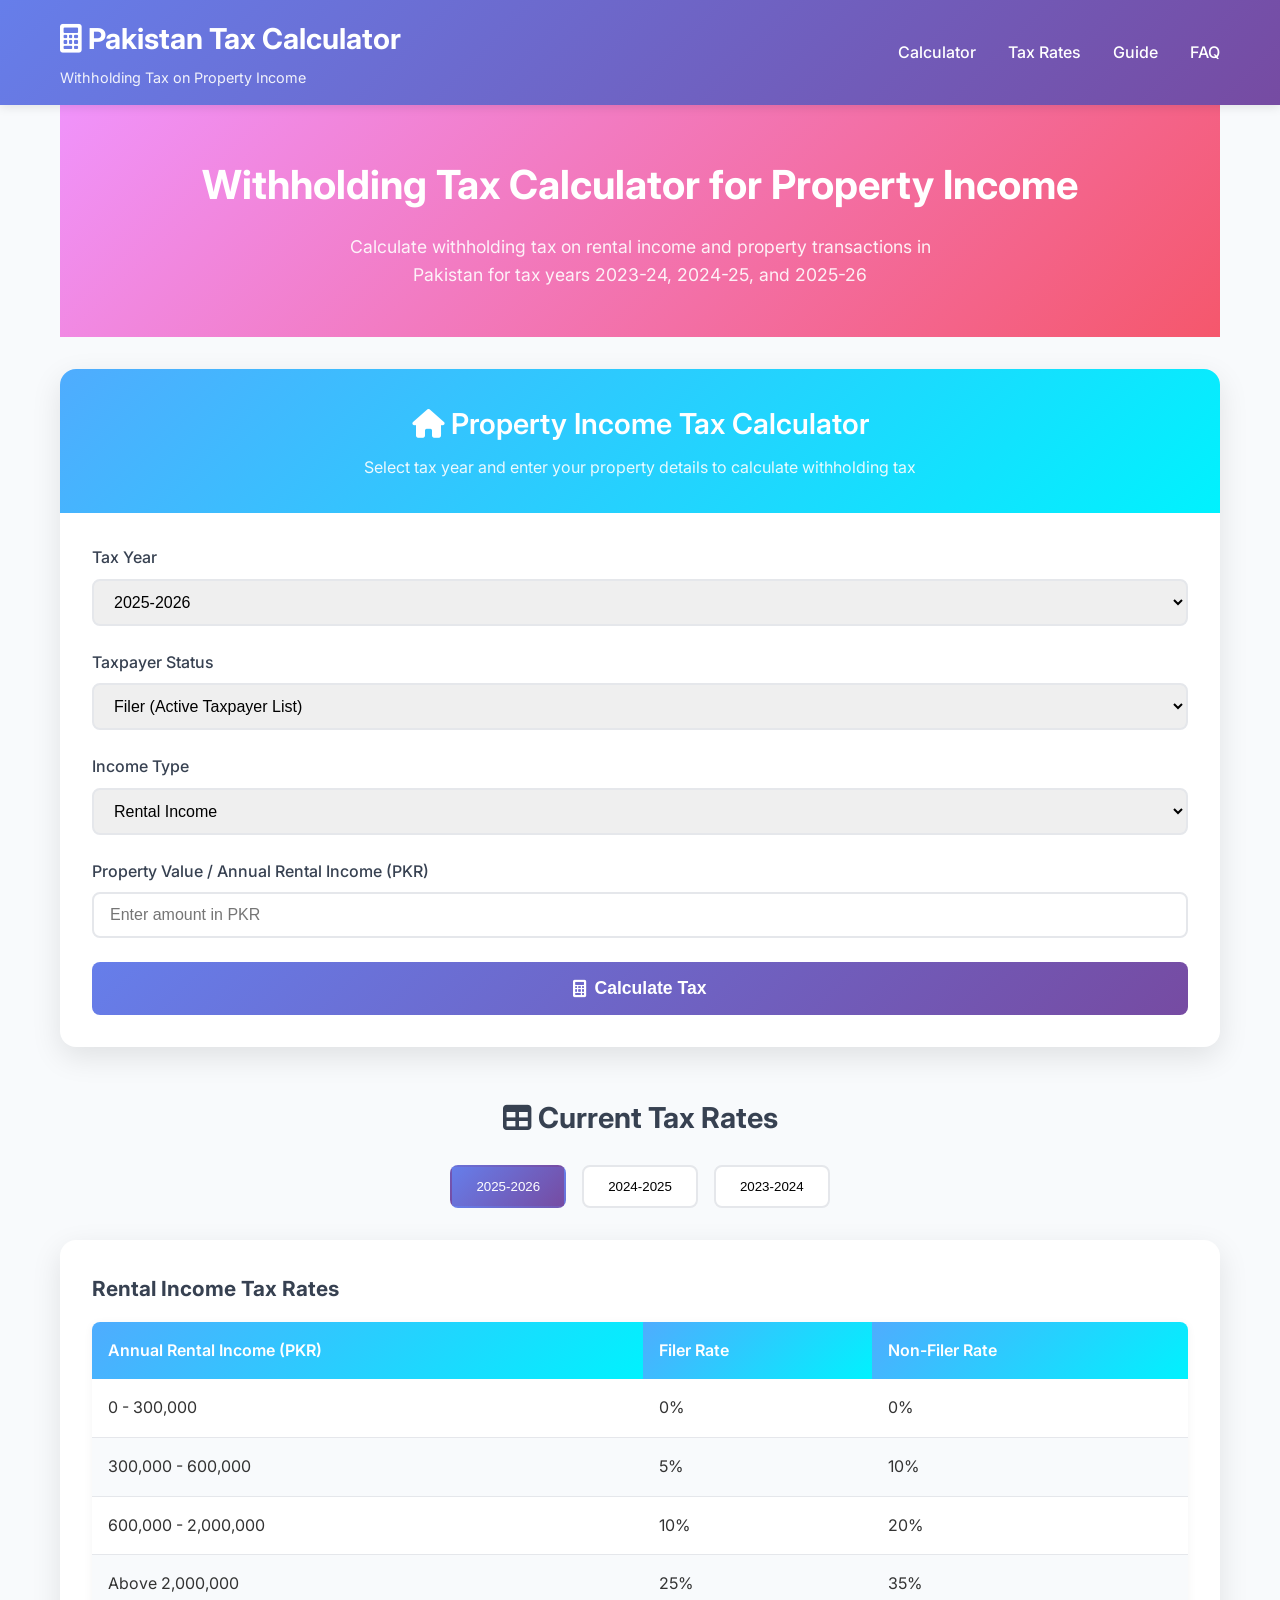
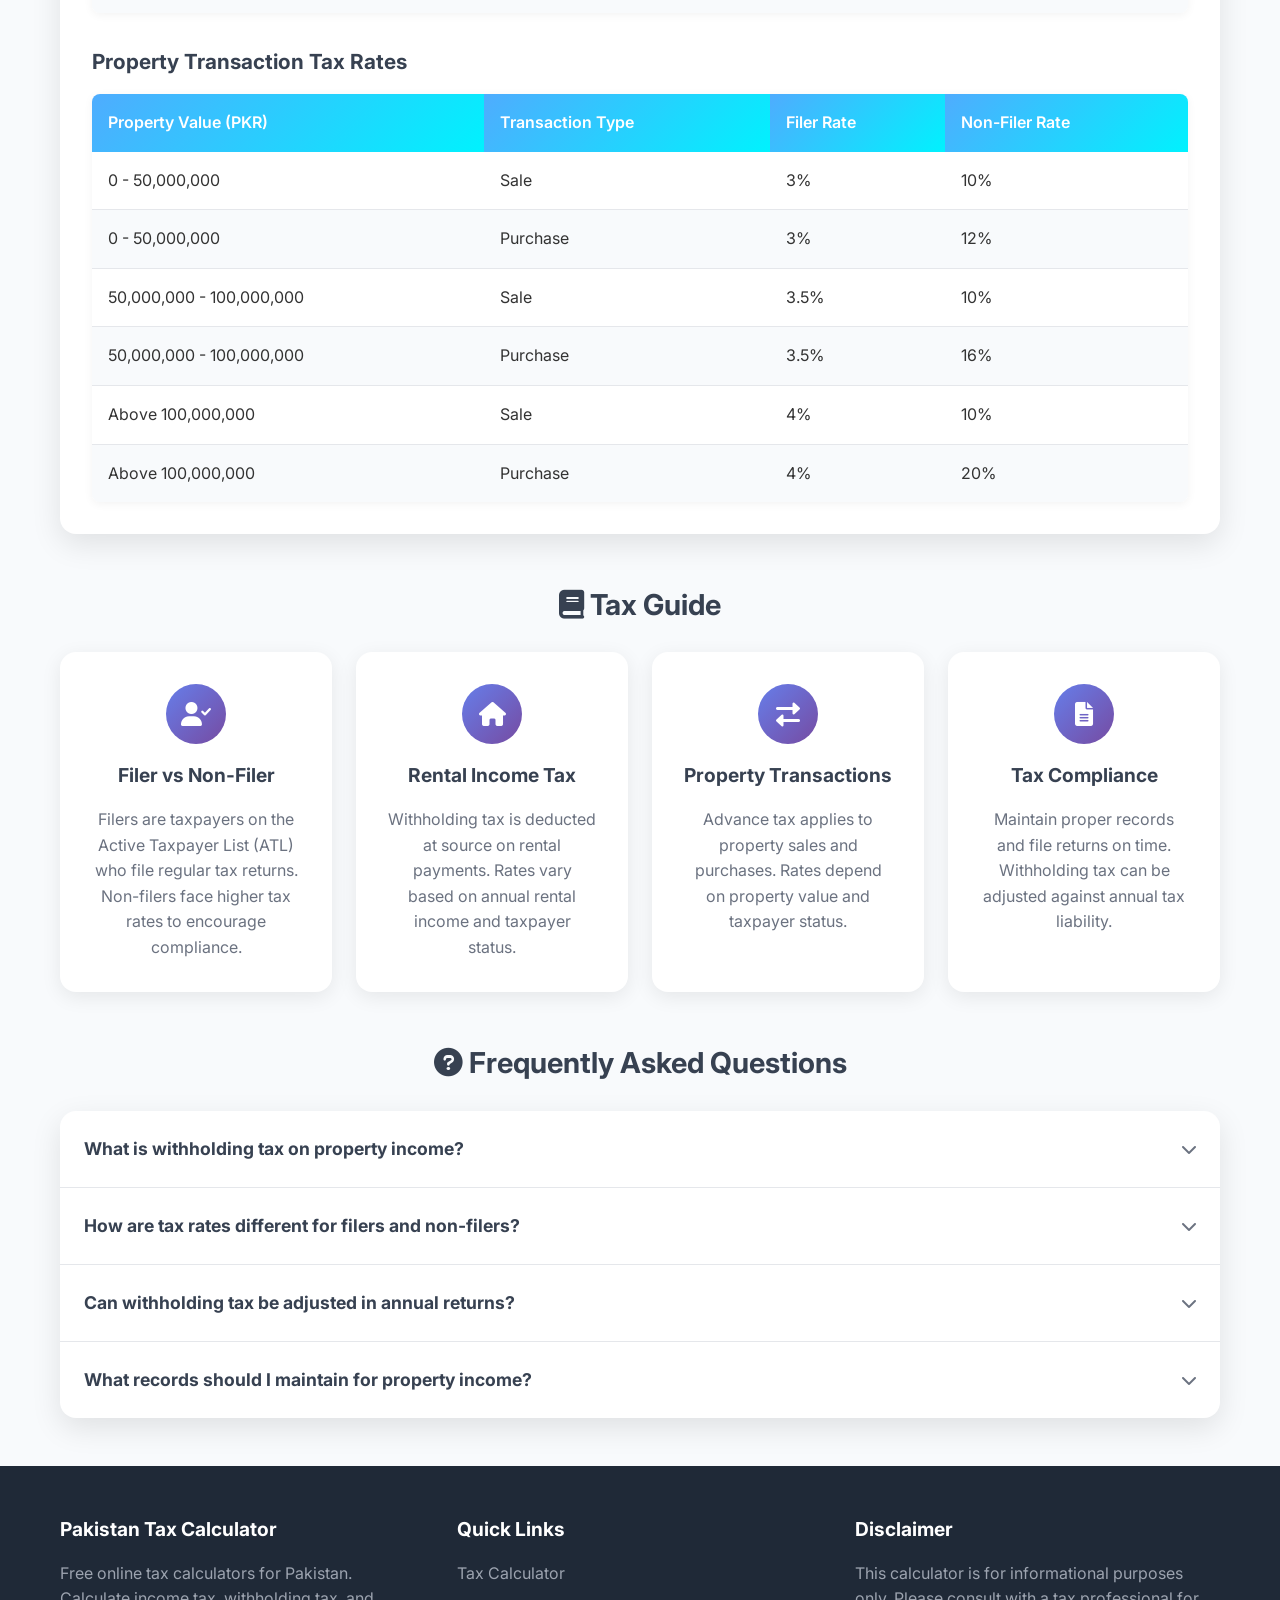
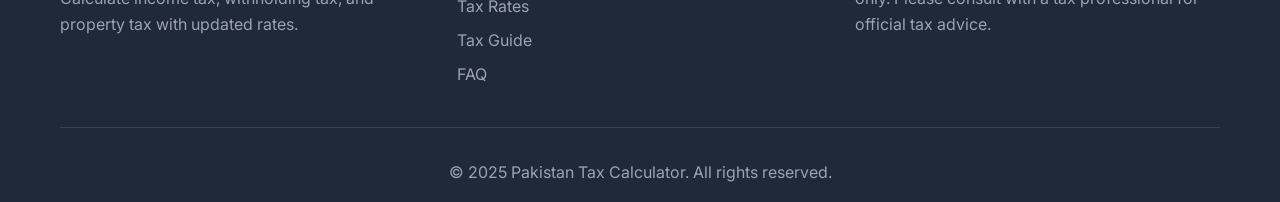
<file: index.html>
<!DOCTYPE html>
<html lang="en">
<head>
    <meta charset="UTF-8">
    <meta name="viewport" content="width=device-width, initial-scale=1.0">
    <title>Withholding Tax Calculator - Property Income Pakistan 2025-2026</title>
    <meta name="description" content="Calculate withholding tax on rental income and property transactions in Pakistan for tax years 2023-24, 2024-25, and 2025-26. Free online calculator with updated rates.">
    <meta name="keywords" content="withholding tax calculator, property tax Pakistan, rental income tax, FBR tax rates, Pakistan tax calculator">
    <link rel="stylesheet" href="styles.css">
    <link href="https://fonts.googleapis.com/css2?family=Inter:wght@300;400;500;600;700&display=swap" rel="stylesheet">
    <link rel="stylesheet" href="https://cdnjs.cloudflare.com/ajax/libs/font-awesome/6.0.0/css/all.min.css">
</head>
<body>
    <header class="header">
        <div class="container">
            <div class="header-content">
                <div class="logo">
                    <h1><i class="fas fa-calculator"></i> Pakistan Tax Calculator</h1>
                    <p>Withholding Tax on Property Income</p>
                </div>
                <nav class="nav">
                    <a href="#calculator">Calculator</a>
                    <a href="#rates">Tax Rates</a>
                    <a href="#guide">Guide</a>
                    <a href="#faq">FAQ</a>
                </nav>
            </div>
        </div>
    </header>

    <main class="main">
        <div class="container">
            <section class="hero">
                <h2>Withholding Tax Calculator for Property Income</h2>
                <p>Calculate withholding tax on rental income and property transactions in Pakistan for tax years 2023-24, 2024-25, and 2025-26</p>
            </section>

            <section id="calculator" class="calculator-section">
                <div class="calculator-container">
                    <div class="calculator-header">
                        <h3><i class="fas fa-home"></i> Property Income Tax Calculator</h3>
                        <p>Select tax year and enter your property details to calculate withholding tax</p>
                    </div>

                    <div class="calculator-form">
                        <div class="form-group">
                            <label for="taxYear">Tax Year</label>
                            <select id="taxYear" class="form-control">
                                <option value="2025-26">2025-2026</option>
                                <option value="2024-25">2024-2025</option>
                                <option value="2023-24">2023-2024</option>
                            </select>
                        </div>

                        <div class="form-group">
                            <label for="taxpayerStatus">Taxpayer Status</label>
                            <select id="taxpayerStatus" class="form-control">
                                <option value="filer">Filer (Active Taxpayer List)</option>
                                <option value="late-filer">Late Filer</option>
                                <option value="non-filer">Non-Filer</option>
                            </select>
                        </div>

                        <div class="form-group">
                            <label for="incomeType">Income Type</label>
                            <select id="incomeType" class="form-control">
                                <option value="rental">Rental Income</option>
                                <option value="property-sale">Property Sale</option>
                                <option value="property-purchase">Property Purchase</option>
                            </select>
                        </div>

                        <div class="form-group">
                            <label for="propertyValue">Property Value / Annual Rental Income (PKR)</label>
                            <input type="number" id="propertyValue" class="form-control" placeholder="Enter amount in PKR" min="0">
                        </div>

                        <div class="form-group property-sale-fields" style="display: none;">
                            <label for="propertyType">Property Type</label>
                            <select id="propertyType" class="form-control">
                                <option value="residential">Residential</option>
                                <option value="commercial">Commercial</option>
                            </select>
                        </div>

                        <button type="button" id="calculateBtn" class="btn btn-primary">
                            <i class="fas fa-calculator"></i> Calculate Tax
                        </button>
                    </div>

                    <div id="results" class="results-section" style="display: none;">
                        <h4><i class="fas fa-chart-line"></i> Tax Calculation Results</h4>
                        <div class="result-cards">
                            <div class="result-card">
                                <div class="result-label">Taxable Amount</div>
                                <div class="result-value" id="taxableAmount">PKR 0</div>
                            </div>
                            <div class="result-card">
                                <div class="result-label">Tax Rate</div>
                                <div class="result-value" id="taxRate">0%</div>
                            </div>
                            <div class="result-card highlight">
                                <div class="result-label">Withholding Tax</div>
                                <div class="result-value" id="withholdingTax">PKR 0</div>
                            </div>
                            <div class="result-card">
                                <div class="result-label">Net Amount</div>
                                <div class="result-value" id="netAmount">PKR 0</div>
                            </div>
                        </div>
                        <div class="calculation-breakdown">
                            <h5>Calculation Breakdown</h5>
                            <div id="breakdownDetails"></div>
                        </div>
                    </div>
                </div>
            </section>

            <section id="rates" class="rates-section">
                <h3><i class="fas fa-table"></i> Current Tax Rates</h3>
                <div class="rates-tabs">
                    <button class="tab-btn active" data-year="2025-26">2025-2026</button>
                    <button class="tab-btn" data-year="2024-25">2024-2025</button>
                    <button class="tab-btn" data-year="2023-24">2023-2024</button>
                </div>
                <div class="rates-content">
                    <div class="rate-tables">
                        <div class="rate-table-container">
                            <h4>Rental Income Tax Rates</h4>
                            <table class="rate-table">
                                <thead>
                                    <tr>
                                        <th>Annual Rental Income (PKR)</th>
                                        <th>Filer Rate</th>
                                        <th>Non-Filer Rate</th>
                                    </tr>
                                </thead>
                                <tbody id="rentalRatesTable">
                                    <!-- Populated by JavaScript -->
                                </tbody>
                            </table>
                        </div>
                        <div class="rate-table-container">
                            <h4>Property Transaction Tax Rates</h4>
                            <table class="rate-table">
                                <thead>
                                    <tr>
                                        <th>Property Value (PKR)</th>
                                        <th>Transaction Type</th>
                                        <th>Filer Rate</th>
                                        <th>Non-Filer Rate</th>
                                    </tr>
                                </thead>
                                <tbody id="propertyRatesTable">
                                    <!-- Populated by JavaScript -->
                                </tbody>
                            </table>
                        </div>
                    </div>
                </div>
            </section>

            <section id="guide" class="guide-section">
                <h3><i class="fas fa-book"></i> Tax Guide</h3>
                <div class="guide-content">
                    <div class="guide-cards">
                        <div class="guide-card">
                            <div class="guide-icon">
                                <i class="fas fa-user-check"></i>
                            </div>
                            <h4>Filer vs Non-Filer</h4>
                            <p>Filers are taxpayers on the Active Taxpayer List (ATL) who file regular tax returns. Non-filers face higher tax rates to encourage compliance.</p>
                        </div>
                        <div class="guide-card">
                            <div class="guide-icon">
                                <i class="fas fa-home"></i>
                            </div>
                            <h4>Rental Income Tax</h4>
                            <p>Withholding tax is deducted at source on rental payments. Rates vary based on annual rental income and taxpayer status.</p>
                        </div>
                        <div class="guide-card">
                            <div class="guide-icon">
                                <i class="fas fa-exchange-alt"></i>
                            </div>
                            <h4>Property Transactions</h4>
                            <p>Advance tax applies to property sales and purchases. Rates depend on property value and taxpayer status.</p>
                        </div>
                        <div class="guide-card">
                            <div class="guide-icon">
                                <i class="fas fa-file-alt"></i>
                            </div>
                            <h4>Tax Compliance</h4>
                            <p>Maintain proper records and file returns on time. Withholding tax can be adjusted against annual tax liability.</p>
                        </div>
                    </div>
                </div>
            </section>

            <section id="faq" class="faq-section">
                <h3><i class="fas fa-question-circle"></i> Frequently Asked Questions</h3>
                <div class="faq-content">
                    <div class="faq-item">
                        <div class="faq-question">
                            <h4>What is withholding tax on property income?</h4>
                            <i class="fas fa-chevron-down"></i>
                        </div>
                        <div class="faq-answer">
                            <p>Withholding tax is advance income tax deducted at source on rental income and property transactions. It's collected by the payer and deposited with FBR on behalf of the taxpayer.</p>
                        </div>
                    </div>
                    <div class="faq-item">
                        <div class="faq-question">
                            <h4>How are tax rates different for filers and non-filers?</h4>
                            <i class="fas fa-chevron-down"></i>
                        </div>
                        <div class="faq-answer">
                            <p>Filers (taxpayers on ATL) pay lower rates, while non-filers face higher rates. This encourages tax compliance and regular filing of returns.</p>
                        </div>
                    </div>
                    <div class="faq-item">
                        <div class="faq-question">
                            <h4>Can withholding tax be adjusted in annual returns?</h4>
                            <i class="fas fa-chevron-down"></i>
                        </div>
                        <div class="faq-answer">
                            <p>Yes, withholding tax can be adjusted against your annual tax liability when filing income tax returns. Excess tax paid can be claimed as refund.</p>
                        </div>
                    </div>
                    <div class="faq-item">
                        <div class="faq-question">
                            <h4>What records should I maintain for property income?</h4>
                            <i class="fas fa-chevron-down"></i>
                        </div>
                        <div class="faq-answer">
                            <p>Keep rental agreements, receipts, withholding tax certificates, property documents, and maintenance expense records for proper tax compliance.</p>
                        </div>
                    </div>
                </div>
            </section>
        </div>
    </main>

    <footer class="footer">
        <div class="container">
            <div class="footer-content">
                <div class="footer-section">
                    <h4>Pakistan Tax Calculator</h4>
                    <p>Free online tax calculators for Pakistan. Calculate income tax, withholding tax, and property tax with updated rates.</p>
                </div>
                <div class="footer-section">
                    <h4>Quick Links</h4>
                    <ul>
                        <li><a href="#calculator">Tax Calculator</a></li>
                        <li><a href="#rates">Tax Rates</a></li>
                        <li><a href="#guide">Tax Guide</a></li>
                        <li><a href="#faq">FAQ</a></li>
                    </ul>
                </div>
                <div class="footer-section">
                    <h4>Disclaimer</h4>
                    <p>This calculator is for informational purposes only. Please consult with a tax professional for official tax advice.</p>
                </div>
            </div>
            <div class="footer-bottom">
                <p>&copy; 2025 Pakistan Tax Calculator. All rights reserved.</p>
            </div>
        </div>
    </footer>

    <script src="script.js"></script>
</body>
</html>
</file>
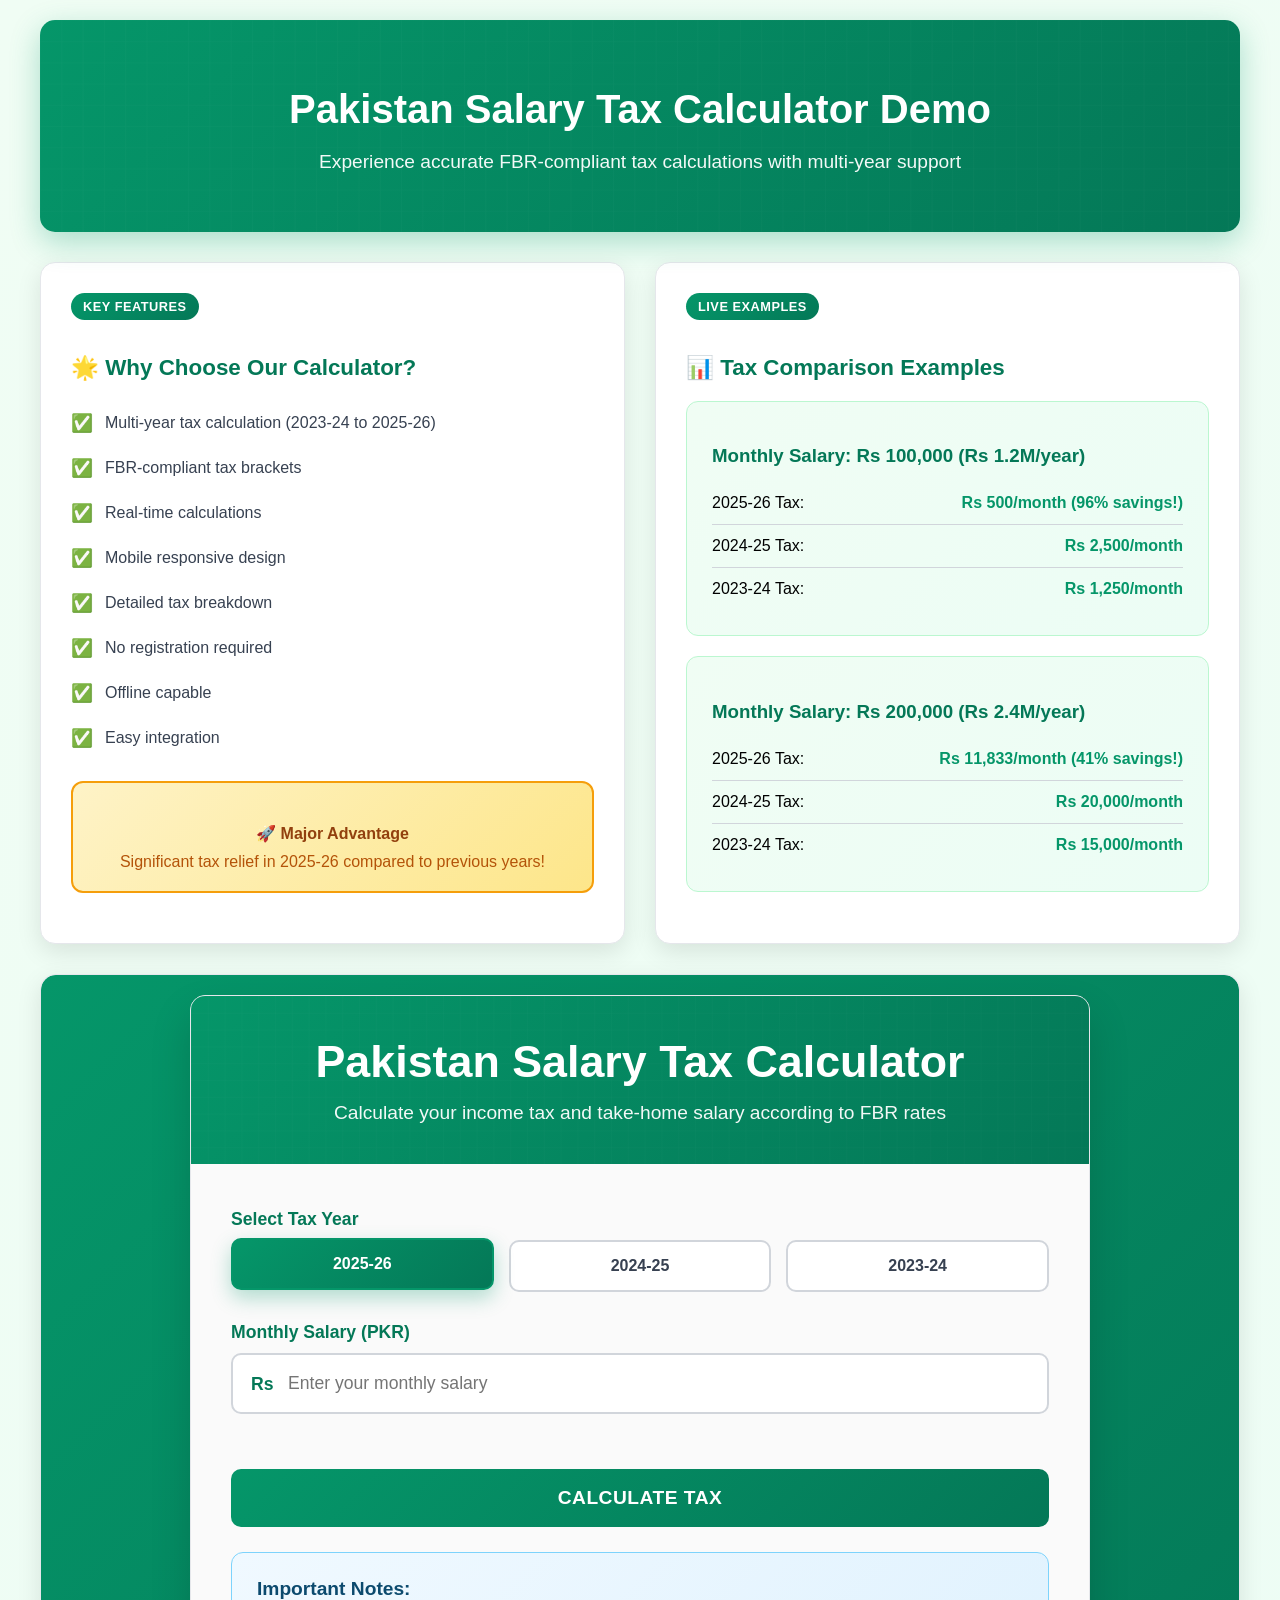
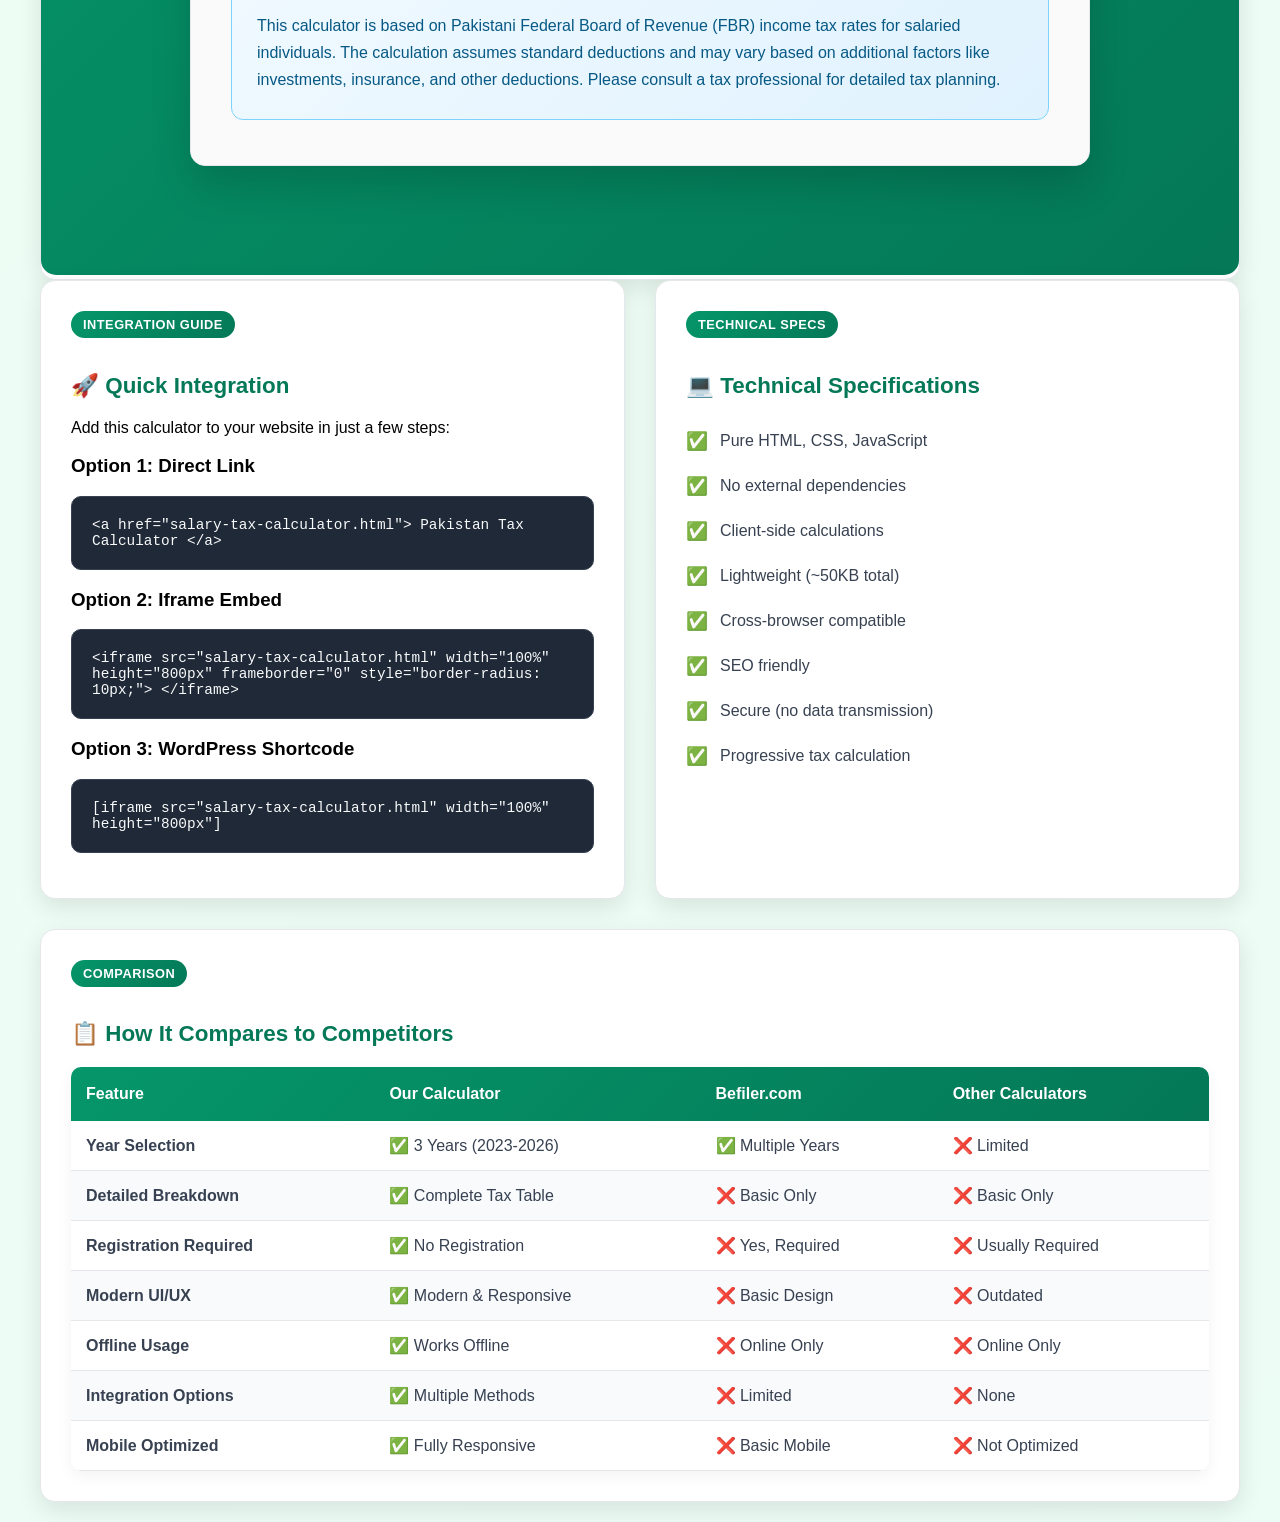
<file: demo.html>
<!DOCTYPE html>
<html lang="en">
<head>
    <meta charset="UTF-8">
    <meta name="viewport" content="width=device-width, initial-scale=1.0">
    <title>Pakistan Salary Tax Calculator - Demo</title>
    <style>
        body {
            font-family: 'Segoe UI', Tahoma, Geneva, Verdana, sans-serif;
            margin: 0;
            padding: 20px;
            background: linear-gradient(135deg, #f0fdf4 0%, #ecfdf5 100%);
            min-height: 100vh;
        }
        
        .demo-container {
            max-width: 1200px;
            margin: 0 auto;
        }
        
        .header {
            text-align: center;
            background: linear-gradient(135deg, #059669 0%, #047857 100%);
            color: white;
            padding: 40px 30px;
            border-radius: 15px;
            box-shadow: 0 10px 30px rgba(5, 150, 105, 0.3);
            margin-bottom: 30px;
            position: relative;
            overflow: hidden;
        }

        .header::before {
            content: '';
            position: absolute;
            top: 0;
            left: 0;
            right: 0;
            bottom: 0;
            background: url('data:image/svg+xml,<svg xmlns="http://www.w3.org/2000/svg" viewBox="0 0 100 100"><defs><pattern id="grid" width="10" height="10" patternUnits="userSpaceOnUse"><path d="M 10 0 L 0 0 0 10" fill="none" stroke="rgba(255,255,255,0.1)" stroke-width="0.5"/></pattern></defs><rect width="100" height="100" fill="url(%23grid)"/></svg>');
            opacity: 0.3;
        }
        
        .header h1 {
            color: white;
            margin-bottom: 15px;
            font-size: 2.5rem;
            font-weight: 700;
            position: relative;
            z-index: 1;
        }
        
        .header p {
            color: rgba(255, 255, 255, 0.95);
            font-size: 1.2rem;
            font-weight: 400;
            position: relative;
            z-index: 1;
        }
        
        .demo-grid {
            display: grid;
            grid-template-columns: 1fr 1fr;
            gap: 30px;
            margin-bottom: 30px;
        }
        
        .demo-section {
            background: white;
            padding: 30px;
            border-radius: 15px;
            box-shadow: 0 8px 25px rgba(0,0,0,0.1);
            border: 1px solid #e5e7eb;
            transition: all 0.3s ease;
        }

        .demo-section:hover {
            transform: translateY(-5px);
            box-shadow: 0 15px 35px rgba(5, 150, 105, 0.15);
        }
        
        .demo-section h2 {
            color: #047857;
            margin-bottom: 20px;
            font-size: 1.4rem;
            font-weight: 600;
        }
        
        .calculator-container {
            grid-column: 1 / -1;
            background: white;
            border-radius: 15px;
            box-shadow: 0 8px 25px rgba(0,0,0,0.1);
            overflow: hidden;
            border: 1px solid #e5e7eb;
        }
        
        .example-calculations {
            background: linear-gradient(135deg, #f0fdf4 0%, #ecfdf5 100%);
            padding: 25px;
            border-radius: 12px;
            margin: 20px 0;
            border: 1px solid #bbf7d0;
        }
        
        .example-calculations h3 {
            color: #047857;
            margin-bottom: 15px;
            font-weight: 600;
        }
        
        .example-item {
            display: flex;
            justify-content: space-between;
            padding: 12px 0;
            border-bottom: 1px solid #d1d5db;
            align-items: center;
        }
        
        .example-item:last-child {
            border-bottom: none;
        }

        .example-item strong {
            color: #059669;
            font-weight: 700;
        }
        
        .integration-code {
            background: #1f2937;
            color: #f9fafb;
            padding: 20px;
            border-radius: 10px;
            overflow-x: auto;
            font-family: 'Courier New', monospace;
            font-size: 0.9rem;
            margin: 15px 0;
            border: 1px solid #374151;
        }
        
        .features-list {
            list-style: none;
            padding: 0;
        }
        
        .features-list li {
            padding: 12px 0;
            display: flex;
            align-items: center;
            color: #374151;
            font-weight: 500;
        }
        
        .features-list li::before {
            content: "✅";
            margin-right: 12px;
            font-size: 1.1rem;
        }

        .comparison-table {
            width: 100%;
            border-collapse: collapse;
            margin-top: 15px;
            border-radius: 10px;
            overflow: hidden;
            box-shadow: 0 5px 15px rgba(0,0,0,0.05);
        }

        .comparison-table thead tr {
            background: linear-gradient(135deg, #059669 0%, #047857 100%);
            color: white;
        }

        .comparison-table th {
            padding: 18px 15px;
            text-align: left;
            font-weight: 600;
            font-size: 1rem;
        }

        .comparison-table td {
            padding: 15px;
            border-bottom: 1px solid #e5e7eb;
            color: #374151;
        }

        .comparison-table tbody tr:nth-child(even) {
            background: #f8fafc;
        }

        .comparison-table tbody tr:hover {
            background: linear-gradient(135deg, #f0fdf4 0%, #ecfdf5 100%);
        }

        .tag {
            display: inline-block;
            background: linear-gradient(135deg, #059669 0%, #047857 100%);
            color: white;
            padding: 6px 12px;
            border-radius: 20px;
            font-size: 0.8rem;
            font-weight: 600;
            text-transform: uppercase;
            letter-spacing: 0.5px;
            margin-bottom: 15px;
        }

        .highlight-box {
            background: linear-gradient(135deg, #fef3c7 0%, #fde68a 100%);
            border: 2px solid #f59e0b;
            border-radius: 12px;
            padding: 20px;
            margin: 20px 0;
            text-align: center;
        }

        .highlight-box h4 {
            color: #92400e;
            margin-bottom: 10px;
            font-weight: 600;
        }

        .highlight-box p {
            color: #b45309;
            margin: 0;
            font-weight: 500;
        }
        
        @media (max-width: 768px) {
            .demo-grid {
                grid-template-columns: 1fr;
            }

            .header {
                padding: 30px 20px;
            }

            .header h1 {
                font-size: 2rem;
            }

            .demo-section {
                padding: 20px;
            }

            body {
                padding: 10px;
            }
        }
    </style>
</head>
<body>
    <div class="demo-container">
        <div class="header">
            <h1>Pakistan Salary Tax Calculator Demo</h1>
            <p>Experience accurate FBR-compliant tax calculations with multi-year support</p>
        </div>
        
        <div class="demo-grid">
            <div class="demo-section">
                <div class="tag">Key Features</div>
                <h2>🌟 Why Choose Our Calculator?</h2>
                <ul class="features-list">
                    <li>Multi-year tax calculation (2023-24 to 2025-26)</li>
                    <li>FBR-compliant tax brackets</li>
                    <li>Real-time calculations</li>
                    <li>Mobile responsive design</li>
                    <li>Detailed tax breakdown</li>
                    <li>No registration required</li>
                    <li>Offline capable</li>
                    <li>Easy integration</li>
                </ul>

                <div class="highlight-box">
                    <h4>🚀 Major Advantage</h4>
                    <p>Significant tax relief in 2025-26 compared to previous years!</p>
                </div>
            </div>
            
            <div class="demo-section">
                <div class="tag">Live Examples</div>
                <h2>📊 Tax Comparison Examples</h2>
                <div class="example-calculations">
                    <h3>Monthly Salary: Rs 100,000 (Rs 1.2M/year)</h3>
                    <div class="example-item">
                        <span>2025-26 Tax:</span>
                        <strong>Rs 500/month (96% savings!)</strong>
                    </div>
                    <div class="example-item">
                        <span>2024-25 Tax:</span>
                        <strong>Rs 2,500/month</strong>
                    </div>
                    <div class="example-item">
                        <span>2023-24 Tax:</span>
                        <strong>Rs 1,250/month</strong>
                    </div>
                </div>
                
                <div class="example-calculations">
                    <h3>Monthly Salary: Rs 200,000 (Rs 2.4M/year)</h3>
                    <div class="example-item">
                        <span>2025-26 Tax:</span>
                        <strong>Rs 11,833/month (41% savings!)</strong>
                    </div>
                    <div class="example-item">
                        <span>2024-25 Tax:</span>
                        <strong>Rs 20,000/month</strong>
                    </div>
                    <div class="example-item">
                        <span>2023-24 Tax:</span>
                        <strong>Rs 15,000/month</strong>
                    </div>
                </div>
            </div>
        </div>
        
        <div class="calculator-container">
            <iframe src="salary-tax-calculator.html" width="100%" height="900px" frameborder="0" style="border-radius: 15px;"></iframe>
        </div>
        
        <div class="demo-grid">
            <div class="demo-section">
                <div class="tag">Integration Guide</div>
                <h2>🚀 Quick Integration</h2>
                <p>Add this calculator to your website in just a few steps:</p>
                
                <h3>Option 1: Direct Link</h3>
                <div class="integration-code">
&lt;a href="salary-tax-calculator.html"&gt;
    Pakistan Tax Calculator
&lt;/a&gt;
                </div>
                
                <h3>Option 2: Iframe Embed</h3>
                <div class="integration-code">
&lt;iframe src="salary-tax-calculator.html" 
        width="100%" 
        height="800px" 
        frameborder="0"
        style="border-radius: 10px;"&gt;
&lt;/iframe&gt;
                </div>

                <h3>Option 3: WordPress Shortcode</h3>
                <div class="integration-code">
[iframe src="salary-tax-calculator.html" 
        width="100%" height="800px"]
                </div>
            </div>
            
            <div class="demo-section">
                <div class="tag">Technical Specs</div>
                <h2>💻 Technical Specifications</h2>
                <ul class="features-list">
                    <li>Pure HTML, CSS, JavaScript</li>
                    <li>No external dependencies</li>
                    <li>Client-side calculations</li>
                    <li>Lightweight (~50KB total)</li>
                    <li>Cross-browser compatible</li>
                    <li>SEO friendly</li>
                    <li>Secure (no data transmission)</li>
                    <li>Progressive tax calculation</li>
                </ul>
            </div>
        </div>
        
        <div class="demo-section">
            <div class="tag">Comparison</div>
            <h2>📋 How It Compares to Competitors</h2>
            <table class="comparison-table">
                <thead>
                    <tr>
                        <th>Feature</th>
                        <th>Our Calculator</th>
                        <th>Befiler.com</th>
                        <th>Other Calculators</th>
                    </tr>
                </thead>
                <tbody>
                    <tr>
                        <td><strong>Year Selection</strong></td>
                        <td>✅ 3 Years (2023-2026)</td>
                        <td>✅ Multiple Years</td>
                        <td>❌ Limited</td>
                    </tr>
                    <tr>
                        <td><strong>Detailed Breakdown</strong></td>
                        <td>✅ Complete Tax Table</td>
                        <td>❌ Basic Only</td>
                        <td>❌ Basic Only</td>
                    </tr>
                    <tr>
                        <td><strong>Registration Required</strong></td>
                        <td>✅ No Registration</td>
                        <td>❌ Yes, Required</td>
                        <td>❌ Usually Required</td>
                    </tr>
                    <tr>
                        <td><strong>Modern UI/UX</strong></td>
                        <td>✅ Modern & Responsive</td>
                        <td>❌ Basic Design</td>
                        <td>❌ Outdated</td>
                    </tr>
                    <tr>
                        <td><strong>Offline Usage</strong></td>
                        <td>✅ Works Offline</td>
                        <td>❌ Online Only</td>
                        <td>❌ Online Only</td>
                    </tr>
                    <tr>
                        <td><strong>Integration Options</strong></td>
                        <td>✅ Multiple Methods</td>
                        <td>❌ Limited</td>
                        <td>❌ None</td>
                    </tr>
                    <tr>
                        <td><strong>Mobile Optimized</strong></td>
                        <td>✅ Fully Responsive</td>
                        <td>❌ Basic Mobile</td>
                        <td>❌ Not Optimized</td>
                    </tr>
                </tbody>
            </table>
        </div>
    </div>
</body>
</html>
</file>
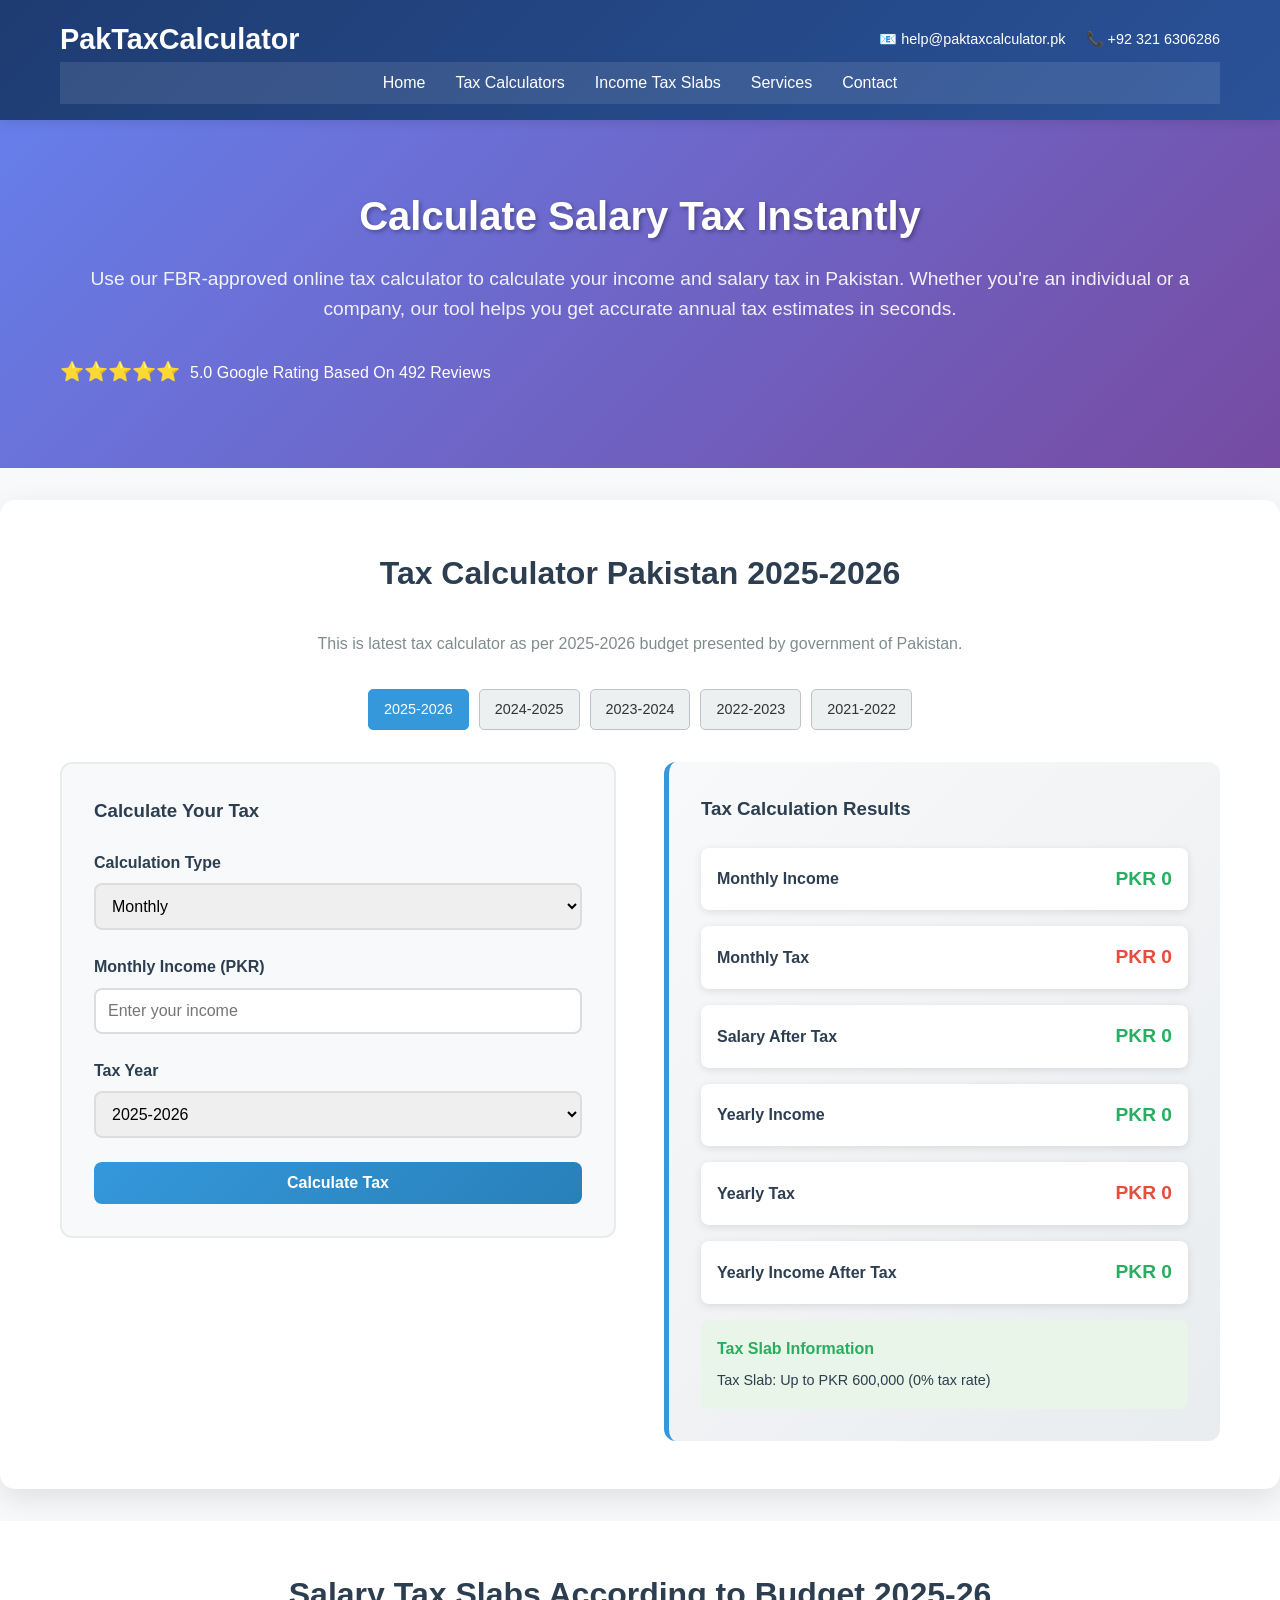
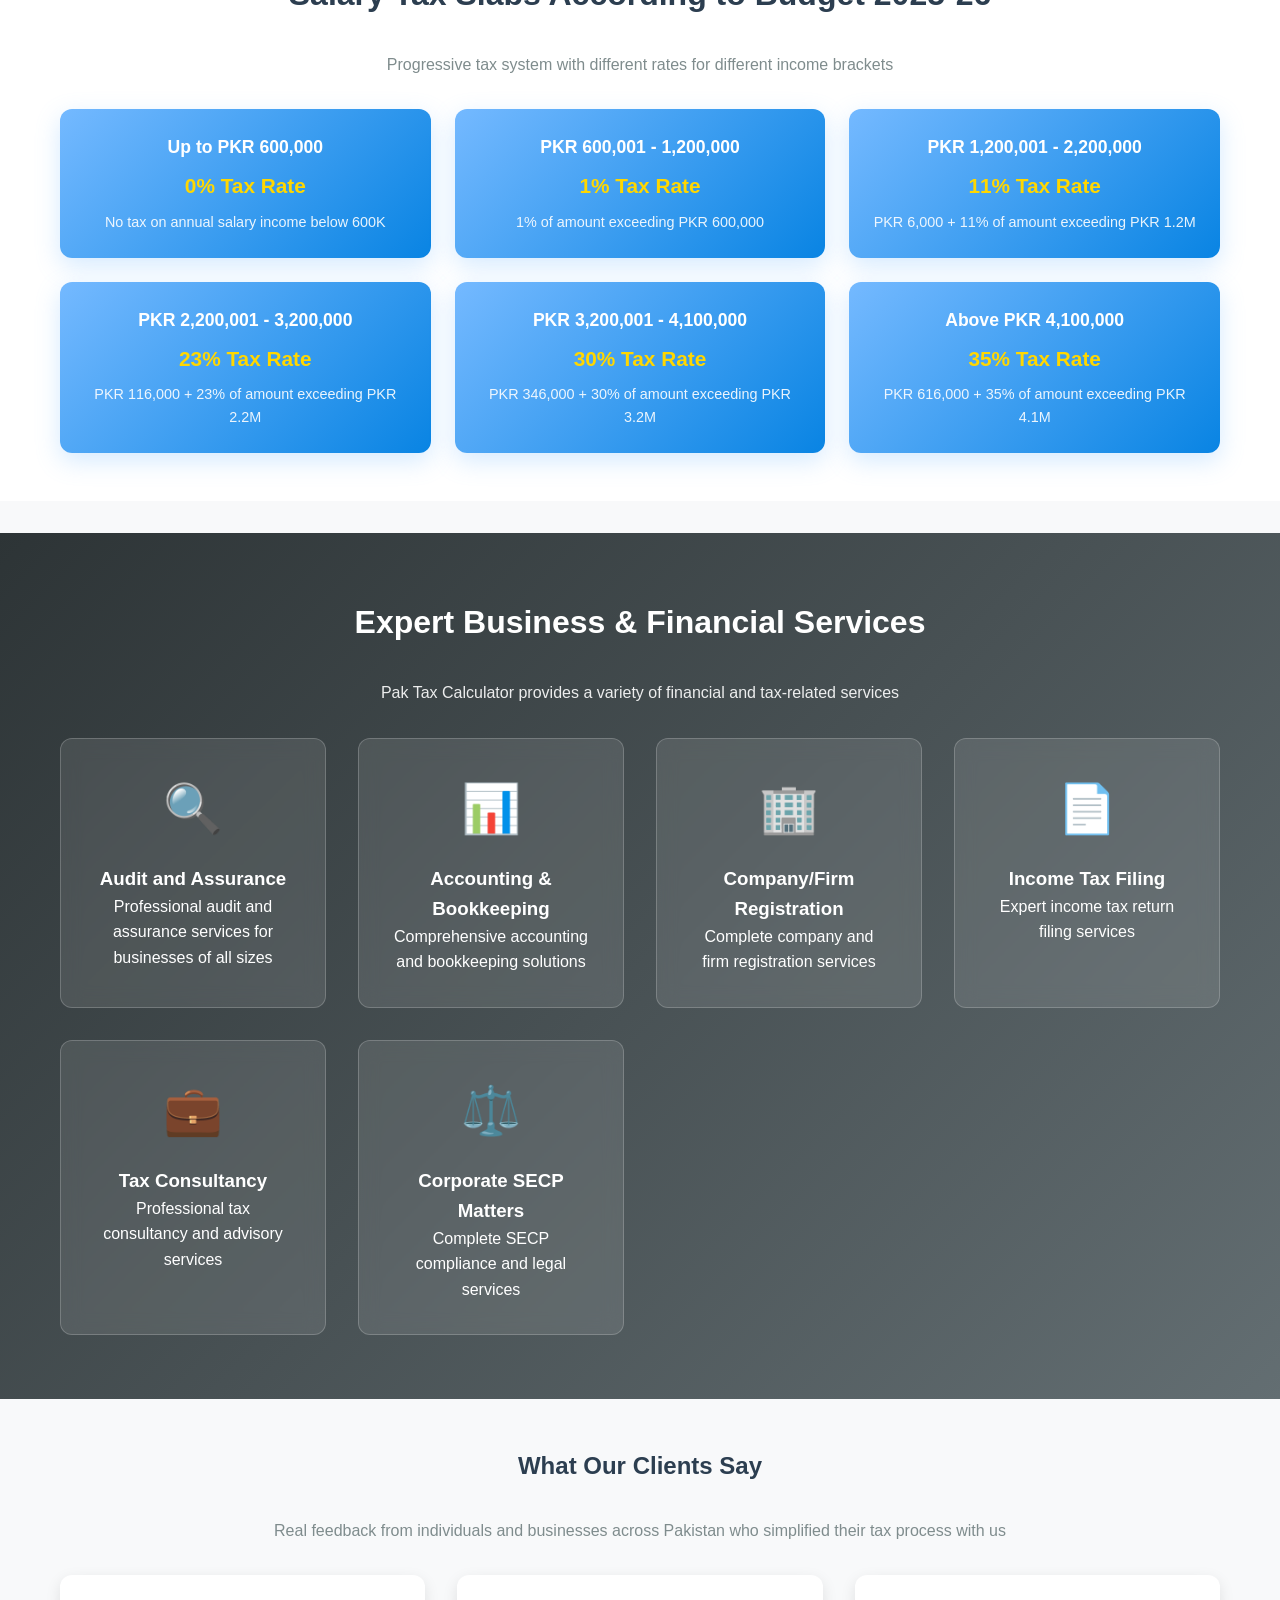
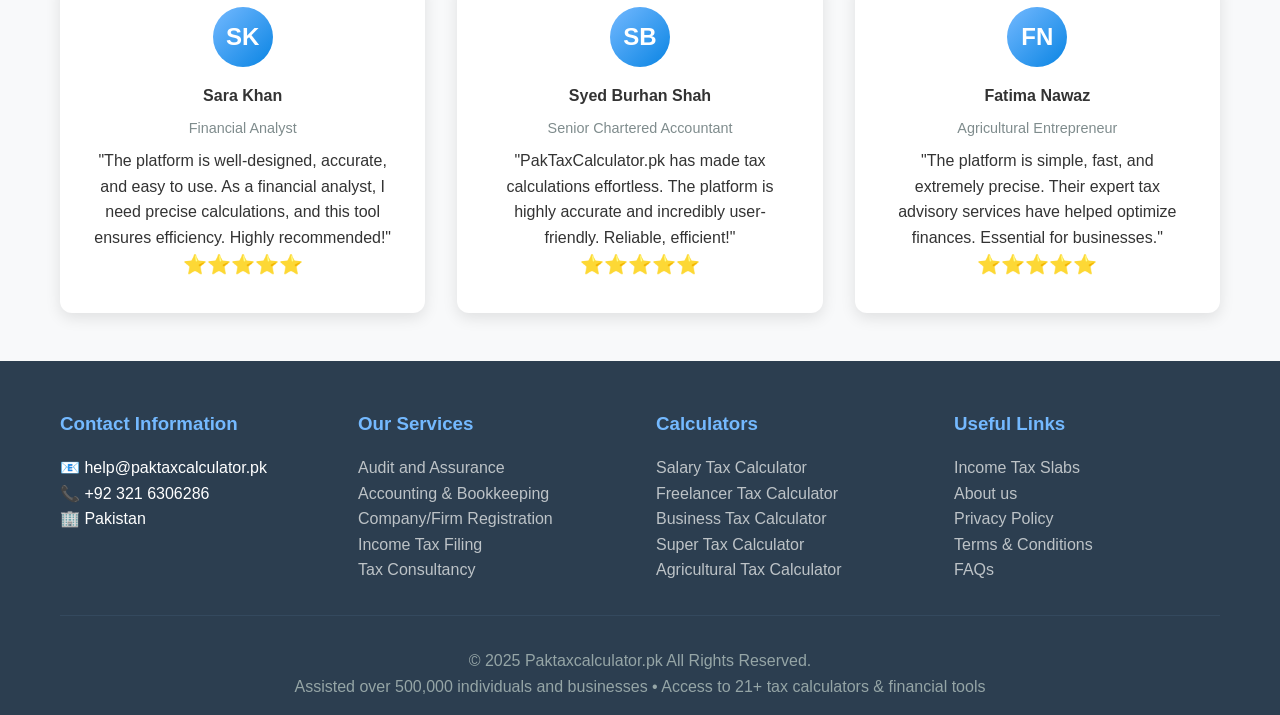
<file: pakistan-tax-calculator.html>
<!DOCTYPE html>
<html lang="en">
<head>
    <meta charset="UTF-8">
    <meta name="viewport" content="width=device-width, initial-scale=1.0">
    <title>Pakistan Tax Calculator 2025-2026 | Income Tax Calculator Pakistan</title>
    <style>
        * {
            margin: 0;
            padding: 0;
            box-sizing: border-box;
        }

        body {
            font-family: 'Segoe UI', Tahoma, Geneva, Verdana, sans-serif;
            line-height: 1.6;
            color: #333;
            background-color: #f8f9fa;
        }

        .header {
            background: linear-gradient(135deg, #1e3c72 0%, #2a5298 100%);
            color: white;
            padding: 1rem 0;
            position: sticky;
            top: 0;
            z-index: 1000;
            box-shadow: 0 2px 10px rgba(0,0,0,0.1);
        }

        .container {
            max-width: 1200px;
            margin: 0 auto;
            padding: 0 20px;
        }

        .header-content {
            display: flex;
            justify-content: space-between;
            align-items: center;
            flex-wrap: wrap;
        }

        .logo {
            font-size: 1.8rem;
            font-weight: bold;
            color: #fff;
        }

        .contact-info {
            display: flex;
            gap: 20px;
            font-size: 0.9rem;
        }

        .nav {
            background-color: rgba(255,255,255,0.1);
            padding: 0.5rem 0;
        }

        .nav ul {
            list-style: none;
            display: flex;
            justify-content: center;
            flex-wrap: wrap;
            gap: 30px;
        }

        .nav a {
            color: white;
            text-decoration: none;
            font-weight: 500;
            transition: color 0.3s;
        }

        .nav a:hover {
            color: #ffd700;
        }

        .hero {
            background: linear-gradient(135deg, #667eea 0%, #764ba2 100%);
            color: white;
            padding: 4rem 0;
            text-align: center;
        }

        .hero h1 {
            font-size: 2.5rem;
            margin-bottom: 1rem;
            text-shadow: 2px 2px 4px rgba(0,0,0,0.3);
        }

        .hero p {
            font-size: 1.2rem;
            margin-bottom: 2rem;
            opacity: 0.9;
        }

        .calculator-section {
            background: white;
            padding: 3rem 0;
            margin: 2rem 0;
            border-radius: 15px;
            box-shadow: 0 10px 30px rgba(0,0,0,0.1);
        }

        .calculator-container {
            display: grid;
            grid-template-columns: 1fr 1fr;
            gap: 3rem;
            align-items: start;
        }

        .calculator-form {
            background: #f8f9fa;
            padding: 2rem;
            border-radius: 12px;
            border: 2px solid #e9ecef;
        }

        .form-group {
            margin-bottom: 1.5rem;
        }

        .form-group label {
            display: block;
            margin-bottom: 0.5rem;
            font-weight: 600;
            color: #2c3e50;
        }

        .form-group input, .form-group select {
            width: 100%;
            padding: 12px;
            border: 2px solid #ddd;
            border-radius: 8px;
            font-size: 1rem;
            transition: border-color 0.3s;
        }

        .form-group input:focus, .form-group select:focus {
            border-color: #3498db;
            outline: none;
            box-shadow: 0 0 0 3px rgba(52, 152, 219, 0.1);
        }

        .btn {
            background: linear-gradient(135deg, #3498db, #2980b9);
            color: white;
            padding: 12px 30px;
            border: none;
            border-radius: 8px;
            font-size: 1rem;
            font-weight: 600;
            cursor: pointer;
            transition: all 0.3s;
            width: 100%;
        }

        .btn:hover {
            transform: translateY(-2px);
            box-shadow: 0 8px 20px rgba(52, 152, 219, 0.3);
        }

        .results-container {
            background: linear-gradient(135deg, #f8f9fa, #e9ecef);
            padding: 2rem;
            border-radius: 12px;
            border-left: 5px solid #3498db;
        }

        .result-item {
            display: flex;
            justify-content: space-between;
            align-items: center;
            padding: 1rem;
            margin-bottom: 1rem;
            background: white;
            border-radius: 8px;
            box-shadow: 0 2px 8px rgba(0,0,0,0.1);
        }

        .result-label {
            font-weight: 600;
            color: #2c3e50;
        }

        .result-value {
            font-size: 1.2rem;
            font-weight: bold;
            color: #27ae60;
        }

        .tax-slabs {
            background: white;
            padding: 3rem 0;
            margin: 2rem 0;
        }

        .tax-slabs h2 {
            text-align: center;
            margin-bottom: 2rem;
            color: #2c3e50;
            font-size: 2rem;
        }

        .slabs-grid {
            display: grid;
            grid-template-columns: repeat(auto-fit, minmax(300px, 1fr));
            gap: 1.5rem;
            margin-top: 2rem;
        }

        .slab-card {
            background: linear-gradient(135deg, #74b9ff, #0984e3);
            color: white;
            padding: 1.5rem;
            border-radius: 12px;
            text-align: center;
            box-shadow: 0 8px 25px rgba(116, 185, 255, 0.3);
            transition: transform 0.3s;
        }

        .slab-card:hover {
            transform: translateY(-5px);
        }

        .slab-range {
            font-size: 1.1rem;
            font-weight: bold;
            margin-bottom: 0.5rem;
        }

        .slab-rate {
            font-size: 1.3rem;
            font-weight: bold;
            color: #ffd700;
        }

        .services-section {
            background: linear-gradient(135deg, #2d3436, #636e72);
            color: white;
            padding: 4rem 0;
        }

        .services-grid {
            display: grid;
            grid-template-columns: repeat(auto-fit, minmax(250px, 1fr));
            gap: 2rem;
            margin-top: 2rem;
        }

        .service-card {
            background: rgba(255,255,255,0.1);
            padding: 2rem;
            border-radius: 12px;
            text-align: center;
            backdrop-filter: blur(10px);
            border: 1px solid rgba(255,255,255,0.2);
            transition: transform 0.3s;
        }

        .service-card:hover {
            transform: translateY(-5px);
            background: rgba(255,255,255,0.15);
        }

        .service-icon {
            font-size: 3rem;
            margin-bottom: 1rem;
            color: #74b9ff;
        }

        .footer {
            background: #2c3e50;
            color: white;
            padding: 3rem 0 1rem;
        }

        .footer-content {
            display: grid;
            grid-template-columns: repeat(auto-fit, minmax(250px, 1fr));
            gap: 2rem;
            margin-bottom: 2rem;
        }

        .footer-section h3 {
            margin-bottom: 1rem;
            color: #74b9ff;
        }

        .footer-section ul {
            list-style: none;
        }

        .footer-section a {
            color: #bdc3c7;
            text-decoration: none;
            transition: color 0.3s;
        }

        .footer-section a:hover {
            color: #74b9ff;
        }

        .footer-bottom {
            text-align: center;
            padding-top: 2rem;
            border-top: 1px solid #34495e;
            color: #95a5a6;
        }

        .year-selector {
            display: flex;
            flex-wrap: wrap;
            gap: 10px;
            margin-bottom: 1rem;
        }

        .year-btn {
            padding: 8px 15px;
            background: #ecf0f1;
            border: 1px solid #bdc3c7;
            border-radius: 5px;
            cursor: pointer;
            font-size: 0.9rem;
            transition: all 0.3s;
        }

        .year-btn.active {
            background: #3498db;
            color: white;
            border-color: #3498db;
        }

        @media (max-width: 768px) {
            .calculator-container {
                grid-template-columns: 1fr;
                gap: 2rem;
            }

            .hero h1 {
                font-size: 2rem;
            }

            .hero p {
                font-size: 1rem;
            }

            .header-content {
                flex-direction: column;
                gap: 1rem;
            }

            .nav ul {
                gap: 15px;
            }

            .contact-info {
                flex-direction: column;
                gap: 10px;
                text-align: center;
            }
        }

        .rating {
            display: flex;
            align-items: center;
            gap: 10px;
            margin: 1rem 0;
        }

        .stars {
            color: #ffd700;
            font-size: 1.2rem;
        }

        .testimonials {
            background: #f8f9fa;
            padding: 3rem 0;
        }

        .testimonial-grid {
            display: grid;
            grid-template-columns: repeat(auto-fit, minmax(300px, 1fr));
            gap: 2rem;
            margin-top: 2rem;
        }

        .testimonial-card {
            background: white;
            padding: 2rem;
            border-radius: 12px;
            box-shadow: 0 5px 15px rgba(0,0,0,0.1);
            text-align: center;
        }

        .testimonial-avatar {
            width: 60px;
            height: 60px;
            border-radius: 50%;
            background: linear-gradient(135deg, #74b9ff, #0984e3);
            color: white;
            display: flex;
            align-items: center;
            justify-content: center;
            font-size: 1.5rem;
            font-weight: bold;
            margin: 0 auto 1rem;
        }
    </style>
</head>
<body>
    <header class="header">
        <div class="container">
            <div class="header-content">
                <div class="logo">PakTaxCalculator</div>
                <div class="contact-info">
                    <div>📧 help@paktaxcalculator.pk</div>
                    <div>📞 +92 321 6306286</div>
                </div>
            </div>
            <nav class="nav">
                <ul>
                    <li><a href="#home">Home</a></li>
                    <li><a href="#calculator">Tax Calculators</a></li>
                    <li><a href="#slabs">Income Tax Slabs</a></li>
                    <li><a href="#services">Services</a></li>
                    <li><a href="#contact">Contact</a></li>
                </ul>
            </nav>
        </div>
    </header>

    <section class="hero" id="home">
        <div class="container">
            <h1>Calculate Salary Tax Instantly</h1>
            <p>Use our FBR-approved online tax calculator to calculate your income and salary tax in Pakistan. Whether you're an individual or a company, our tool helps you get accurate annual tax estimates in seconds.</p>
            <div class="rating">
                <div class="stars">⭐⭐⭐⭐⭐</div>
                <span>5.0 Google Rating Based On 492 Reviews</span>
            </div>
        </div>
    </section>

    <section class="calculator-section" id="calculator">
        <div class="container">
            <h2 style="text-align: center; margin-bottom: 2rem; color: #2c3e50; font-size: 2rem;">Tax Calculator Pakistan 2025-2026</h2>
            <p style="text-align: center; margin-bottom: 2rem; color: #7f8c8d;">This is latest tax calculator as per 2025-2026 budget presented by government of Pakistan.</p>
            
            <div class="year-selector" style="justify-content: center; margin-bottom: 2rem;">
                <div class="year-btn active" onclick="selectYear('2025-2026')">2025-2026</div>
                <div class="year-btn" onclick="selectYear('2024-2025')">2024-2025</div>
                <div class="year-btn" onclick="selectYear('2023-2024')">2023-2024</div>
                <div class="year-btn" onclick="selectYear('2022-2023')">2022-2023</div>
                <div class="year-btn" onclick="selectYear('2021-2022')">2021-2022</div>
            </div>

            <div class="calculator-container">
                <div class="calculator-form">
                    <h3 style="margin-bottom: 1.5rem; color: #2c3e50;">Calculate Your Tax</h3>
                    <div class="form-group">
                        <label for="calculation-type">Calculation Type</label>
                        <select id="calculation-type" onchange="toggleCalculationType()">
                            <option value="monthly">Monthly</option>
                            <option value="yearly">Yearly</option>
                        </select>
                    </div>
                    <div class="form-group">
                        <label for="income" id="income-label">Monthly Income (PKR)</label>
                        <input type="number" id="income" placeholder="Enter your income" oninput="calculateTax()">
                    </div>
                    <div class="form-group">
                        <label for="tax-year">Tax Year</label>
                        <select id="tax-year">
                            <option value="2025-2026">2025-2026</option>
                            <option value="2024-2025">2024-2025</option>
                            <option value="2023-2024">2023-2024</option>
                        </select>
                    </div>
                    <button class="btn" onclick="calculateTax()">Calculate Tax</button>
                </div>

                <div class="results-container">
                    <h3 style="margin-bottom: 1.5rem; color: #2c3e50;">Tax Calculation Results</h3>
                    <div class="result-item">
                        <span class="result-label" id="income-result-label">Monthly Income</span>
                        <span class="result-value" id="income-result">PKR 0</span>
                    </div>
                    <div class="result-item">
                        <span class="result-label" id="tax-result-label">Monthly Tax</span>
                        <span class="result-value" id="tax-result" style="color: #e74c3c;">PKR 0</span>
                    </div>
                    <div class="result-item">
                        <span class="result-label" id="after-tax-result-label">Salary After Tax</span>
                        <span class="result-value" id="after-tax-result">PKR 0</span>
                    </div>
                    <div class="result-item">
                        <span class="result-label" id="yearly-income-result-label">Yearly Income</span>
                        <span class="result-value" id="yearly-income-result">PKR 0</span>
                    </div>
                    <div class="result-item">
                        <span class="result-label" id="yearly-tax-result-label">Yearly Tax</span>
                        <span class="result-value" id="yearly-tax-result" style="color: #e74c3c;">PKR 0</span>
                    </div>
                    <div class="result-item">
                        <span class="result-label" id="yearly-after-tax-result-label">Yearly Income After Tax</span>
                        <span class="result-value" id="yearly-after-tax-result">PKR 0</span>
                    </div>
                    <div style="margin-top: 1rem; padding: 1rem; background: #e8f5e8; border-radius: 8px;">
                        <h4 style="color: #27ae60; margin-bottom: 0.5rem;">Tax Slab Information</h4>
                        <p id="tax-slab-info" style="color: #2c3e50; font-size: 0.9rem;">Enter your income to see applicable tax slab</p>
                    </div>
                </div>
            </div>
        </div>
    </section>

    <section class="tax-slabs" id="slabs">
        <div class="container">
            <h2>Salary Tax Slabs According to Budget 2025-26</h2>
            <p style="text-align: center; color: #7f8c8d; margin-bottom: 2rem;">Progressive tax system with different rates for different income brackets</p>
            
            <div class="slabs-grid">
                <div class="slab-card">
                    <div class="slab-range">Up to PKR 600,000</div>
                    <div class="slab-rate">0% Tax Rate</div>
                    <p style="margin-top: 0.5rem; font-size: 0.9rem; opacity: 0.9;">No tax on annual salary income below 600K</p>
                </div>
                <div class="slab-card">
                    <div class="slab-range">PKR 600,001 - 1,200,000</div>
                    <div class="slab-rate">1% Tax Rate</div>
                    <p style="margin-top: 0.5rem; font-size: 0.9rem; opacity: 0.9;">1% of amount exceeding PKR 600,000</p>
                </div>
                <div class="slab-card">
                    <div class="slab-range">PKR 1,200,001 - 2,200,000</div>
                    <div class="slab-rate">11% Tax Rate</div>
                    <p style="margin-top: 0.5rem; font-size: 0.9rem; opacity: 0.9;">PKR 6,000 + 11% of amount exceeding PKR 1.2M</p>
                </div>
                <div class="slab-card">
                    <div class="slab-range">PKR 2,200,001 - 3,200,000</div>
                    <div class="slab-rate">23% Tax Rate</div>
                    <p style="margin-top: 0.5rem; font-size: 0.9rem; opacity: 0.9;">PKR 116,000 + 23% of amount exceeding PKR 2.2M</p>
                </div>
                <div class="slab-card">
                    <div class="slab-range">PKR 3,200,001 - 4,100,000</div>
                    <div class="slab-rate">30% Tax Rate</div>
                    <p style="margin-top: 0.5rem; font-size: 0.9rem; opacity: 0.9;">PKR 346,000 + 30% of amount exceeding PKR 3.2M</p>
                </div>
                <div class="slab-card">
                    <div class="slab-range">Above PKR 4,100,000</div>
                    <div class="slab-rate">35% Tax Rate</div>
                    <p style="margin-top: 0.5rem; font-size: 0.9rem; opacity: 0.9;">PKR 616,000 + 35% of amount exceeding PKR 4.1M</p>
                </div>
            </div>
        </div>
    </section>

    <section class="services-section" id="services">
        <div class="container">
            <h2 style="text-align: center; margin-bottom: 2rem; font-size: 2rem;">Expert Business & Financial Services</h2>
            <p style="text-align: center; margin-bottom: 2rem; opacity: 0.9;">Pak Tax Calculator provides a variety of financial and tax-related services</p>
            
            <div class="services-grid">
                <div class="service-card">
                    <div class="service-icon">🔍</div>
                    <h3>Audit and Assurance</h3>
                    <p>Professional audit and assurance services for businesses of all sizes</p>
                </div>
                <div class="service-card">
                    <div class="service-icon">📊</div>
                    <h3>Accounting & Bookkeeping</h3>
                    <p>Comprehensive accounting and bookkeeping solutions</p>
                </div>
                <div class="service-card">
                    <div class="service-icon">🏢</div>
                    <h3>Company/Firm Registration</h3>
                    <p>Complete company and firm registration services</p>
                </div>
                <div class="service-card">
                    <div class="service-icon">📄</div>
                    <h3>Income Tax Filing</h3>
                    <p>Expert income tax return filing services</p>
                </div>
                <div class="service-card">
                    <div class="service-icon">💼</div>
                    <h3>Tax Consultancy</h3>
                    <p>Professional tax consultancy and advisory services</p>
                </div>
                <div class="service-card">
                    <div class="service-icon">⚖️</div>
                    <h3>Corporate SECP Matters</h3>
                    <p>Complete SECP compliance and legal services</p>
                </div>
            </div>
        </div>
    </section>

    <section class="testimonials">
        <div class="container">
            <h2 style="text-align: center; margin-bottom: 2rem; color: #2c3e50;">What Our Clients Say</h2>
            <p style="text-align: center; color: #7f8c8d; margin-bottom: 2rem;">Real feedback from individuals and businesses across Pakistan who simplified their tax process with us</p>
            
            <div class="testimonial-grid">
                <div class="testimonial-card">
                    <div class="testimonial-avatar">SK</div>
                    <h4>Sara Khan</h4>
                    <p style="color: #7f8c8d; font-size: 0.9rem; margin: 0.5rem 0;">Financial Analyst</p>
                    <p>"The platform is well-designed, accurate, and easy to use. As a financial analyst, I need precise calculations, and this tool ensures efficiency. Highly recommended!"</p>
                    <div class="stars">⭐⭐⭐⭐⭐</div>
                </div>
                <div class="testimonial-card">
                    <div class="testimonial-avatar">SB</div>
                    <h4>Syed Burhan Shah</h4>
                    <p style="color: #7f8c8d; font-size: 0.9rem; margin: 0.5rem 0;">Senior Chartered Accountant</p>
                    <p>"PakTaxCalculator.pk has made tax calculations effortless. The platform is highly accurate and incredibly user-friendly. Reliable, efficient!"</p>
                    <div class="stars">⭐⭐⭐⭐⭐</div>
                </div>
                <div class="testimonial-card">
                    <div class="testimonial-avatar">FN</div>
                    <h4>Fatima Nawaz</h4>
                    <p style="color: #7f8c8d; font-size: 0.9rem; margin: 0.5rem 0;">Agricultural Entrepreneur</p>
                    <p>"The platform is simple, fast, and extremely precise. Their expert tax advisory services have helped optimize finances. Essential for businesses."</p>
                    <div class="stars">⭐⭐⭐⭐⭐</div>
                </div>
            </div>
        </div>
    </section>

    <footer class="footer" id="contact">
        <div class="container">
            <div class="footer-content">
                <div class="footer-section">
                    <h3>Contact Information</h3>
                    <p>📧 help@paktaxcalculator.pk</p>
                    <p>📞 +92 321 6306286</p>
                    <p>🏢 Pakistan</p>
                </div>
                <div class="footer-section">
                    <h3>Our Services</h3>
                    <ul>
                        <li><a href="#">Audit and Assurance</a></li>
                        <li><a href="#">Accounting & Bookkeeping</a></li>
                        <li><a href="#">Company/Firm Registration</a></li>
                        <li><a href="#">Income Tax Filing</a></li>
                        <li><a href="#">Tax Consultancy</a></li>
                    </ul>
                </div>
                <div class="footer-section">
                    <h3>Calculators</h3>
                    <ul>
                        <li><a href="#">Salary Tax Calculator</a></li>
                        <li><a href="#">Freelancer Tax Calculator</a></li>
                        <li><a href="#">Business Tax Calculator</a></li>
                        <li><a href="#">Super Tax Calculator</a></li>
                        <li><a href="#">Agricultural Tax Calculator</a></li>
                    </ul>
                </div>
                <div class="footer-section">
                    <h3>Useful Links</h3>
                    <ul>
                        <li><a href="#">Income Tax Slabs</a></li>
                        <li><a href="#">About us</a></li>
                        <li><a href="#">Privacy Policy</a></li>
                        <li><a href="#">Terms & Conditions</a></li>
                        <li><a href="#">FAQs</a></li>
                    </ul>
                </div>
            </div>
            <div class="footer-bottom">
                <p>&copy; 2025 Paktaxcalculator.pk All Rights Reserved.</p>
                <p>Assisted over 500,000 individuals and businesses • Access to 21+ tax calculators & financial tools</p>
            </div>
        </div>
    </footer>

    <script>
        // Tax calculation logic based on Pakistan 2025-2026 tax slabs
        function calculateTax() {
            const incomeInput = document.getElementById('income');
            const calculationType = document.getElementById('calculation-type').value;
            let income = parseFloat(incomeInput.value) || 0;
            
            // Convert monthly to yearly if needed
            let yearlyIncome = calculationType === 'monthly' ? income * 12 : income;
            let monthlyIncome = calculationType === 'yearly' ? income / 12 : income;
            
            // Calculate yearly tax based on 2025-2026 slabs
            let yearlyTax = 0;
            let slabInfo = '';
            
            if (yearlyIncome <= 600000) {
                yearlyTax = 0;
                slabInfo = 'Tax Slab: Up to PKR 600,000 (0% tax rate)';
            } else if (yearlyIncome <= 1200000) {
                yearlyTax = (yearlyIncome - 600000) * 0.01;
                slabInfo = 'Tax Slab: PKR 600,001 - 1,200,000 (1% tax rate)';
            } else if (yearlyIncome <= 2200000) {
                yearlyTax = 6000 + (yearlyIncome - 1200000) * 0.11;
                slabInfo = 'Tax Slab: PKR 1,200,001 - 2,200,000 (11% tax rate)';
            } else if (yearlyIncome <= 3200000) {
                yearlyTax = 116000 + (yearlyIncome - 2200000) * 0.23;
                slabInfo = 'Tax Slab: PKR 2,200,001 - 3,200,000 (23% tax rate)';
            } else if (yearlyIncome <= 4100000) {
                yearlyTax = 346000 + (yearlyIncome - 3200000) * 0.30;
                slabInfo = 'Tax Slab: PKR 3,200,001 - 4,100,000 (30% tax rate)';
            } else {
                yearlyTax = 616000 + (yearlyIncome - 4100000) * 0.35;
                slabInfo = 'Tax Slab: Above PKR 4,100,000 (35% tax rate)';
            }
            
            let monthlyTax = yearlyTax / 12;
            
            // Update results
            document.getElementById('income-result').textContent = formatCurrency(monthlyIncome);
            document.getElementById('tax-result').textContent = formatCurrency(monthlyTax);
            document.getElementById('after-tax-result').textContent = formatCurrency(monthlyIncome - monthlyTax);
            document.getElementById('yearly-income-result').textContent = formatCurrency(yearlyIncome);
            document.getElementById('yearly-tax-result').textContent = formatCurrency(yearlyTax);
            document.getElementById('yearly-after-tax-result').textContent = formatCurrency(yearlyIncome - yearlyTax);
            document.getElementById('tax-slab-info').textContent = slabInfo;
        }
        
        function formatCurrency(amount) {
            return 'PKR ' + Math.round(amount).toLocaleString();
        }
        
        function toggleCalculationType() {
            const calculationType = document.getElementById('calculation-type').value;
            const incomeLabel = document.getElementById('income-label');
            const incomeInput = document.getElementById('income');
            
            if (calculationType === 'monthly') {
                incomeLabel.textContent = 'Monthly Income (PKR)';
                incomeInput.placeholder = 'Enter your monthly income';
            } else {
                incomeLabel.textContent = 'Yearly Income (PKR)';
                incomeInput.placeholder = 'Enter your yearly income';
            }
            
            // Clear input and recalculate
            incomeInput.value = '';
            calculateTax();
        }
        
        function selectYear(year) {
            // Remove active class from all year buttons
            document.querySelectorAll('.year-btn').forEach(btn => {
                btn.classList.remove('active');
            });
            
            // Add active class to selected year
            event.target.classList.add('active');
            
            // Update tax year select
            document.getElementById('tax-year').value = year;
            
            // Recalculate with new year (in real implementation, this would use different tax slabs)
            calculateTax();
        }
        
        // Smooth scrolling for navigation links
        document.querySelectorAll('a[href^="#"]').forEach(anchor => {
            anchor.addEventListener('click', function (e) {
                e.preventDefault();
                const target = document.querySelector(this.getAttribute('href'));
                if (target) {
                    target.scrollIntoView({
                        behavior: 'smooth',
                        block: 'start'
                    });
                }
            });
        });
        
        // Initialize calculator
        document.addEventListener('DOMContentLoaded', function() {
            calculateTax();
        });
    </script>
</body>
</html>
</file>
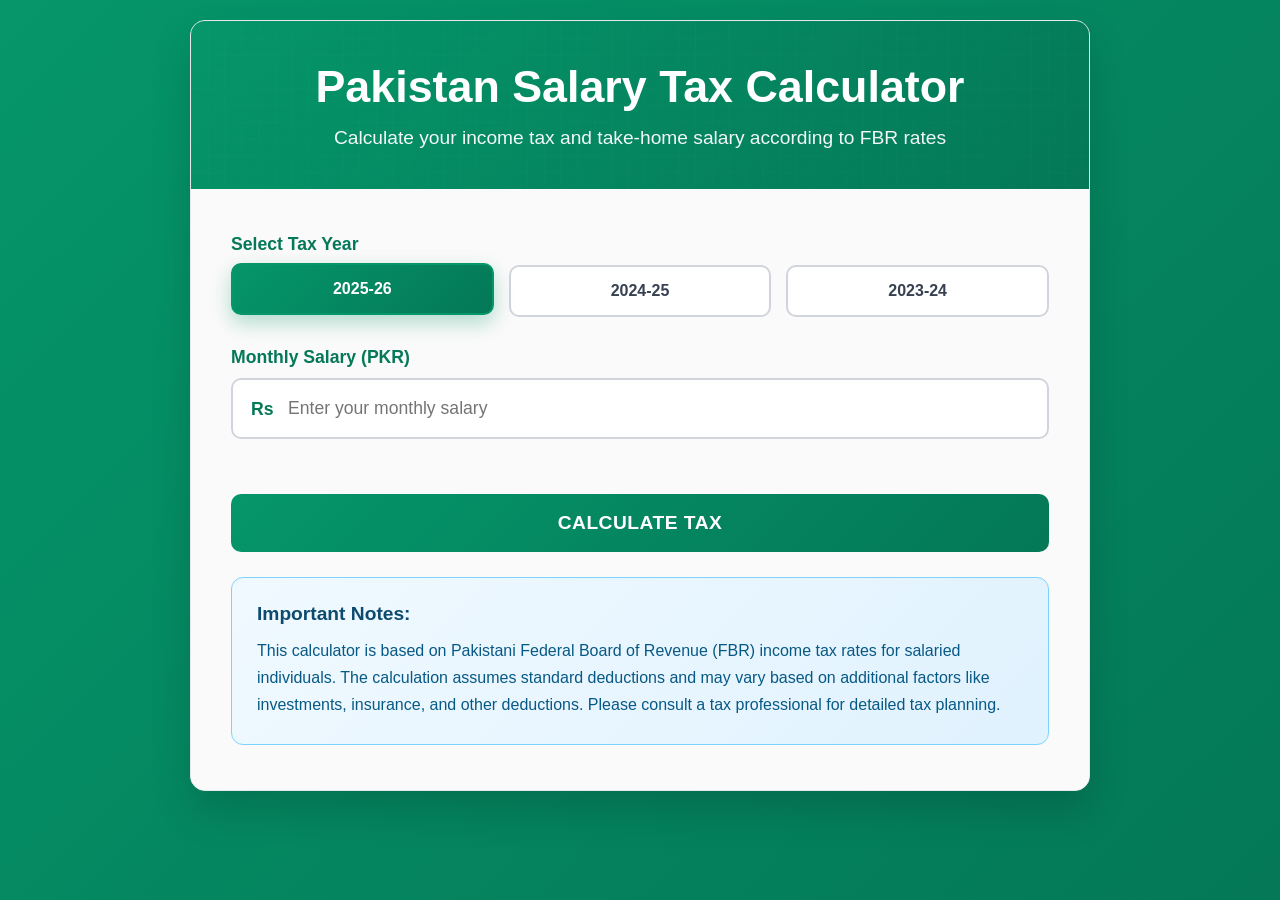
<file: salary-tax-calculator.html>
<!DOCTYPE html>
<html lang="en">
<head>
    <meta charset="UTF-8">
    <meta name="viewport" content="width=device-width, initial-scale=1.0">
    <title>Salary Tax Calculator Pakistan</title>
    <style>
        * {
            margin: 0;
            padding: 0;
            box-sizing: border-box;
        }

        body {
            font-family: 'Segoe UI', Tahoma, Geneva, Verdana, sans-serif;
            background: linear-gradient(135deg, #059669 0%, #047857 100%);
            min-height: 100vh;
            padding: 20px;
        }

        .container {
            max-width: 900px;
            margin: 0 auto;
            background: white;
            border-radius: 15px;
            box-shadow: 0 20px 40px rgba(0, 0, 0, 0.15);
            overflow: hidden;
            border: 1px solid #e5e7eb;
        }

        .header {
            background: linear-gradient(135deg, #059669 0%, #047857 100%);
            color: white;
            padding: 40px 30px;
            text-align: center;
            position: relative;
        }

        .header::before {
            content: '';
            position: absolute;
            top: 0;
            left: 0;
            right: 0;
            bottom: 0;
            background: url('data:image/svg+xml,<svg xmlns="http://www.w3.org/2000/svg" viewBox="0 0 100 100"><defs><pattern id="grid" width="10" height="10" patternUnits="userSpaceOnUse"><path d="M 10 0 L 0 0 0 10" fill="none" stroke="rgba(255,255,255,0.1)" stroke-width="0.5"/></pattern></defs><rect width="100" height="100" fill="url(%23grid)"/></svg>');
            opacity: 0.3;
        }

        .header h1 {
            font-size: 2.8rem;
            margin-bottom: 15px;
            font-weight: 700;
            position: relative;
            z-index: 1;
        }

        .header p {
            font-size: 1.2rem;
            opacity: 0.95;
            position: relative;
            z-index: 1;
            font-weight: 400;
        }

        .calculator-form {
            padding: 45px 40px;
            background: #fafafa;
        }

        .form-group {
            margin-bottom: 30px;
        }

        .form-group label {
            display: block;
            margin-bottom: 10px;
            font-weight: 600;
            color: #047857;
            font-size: 1.1rem;
        }

        .form-control {
            width: 100%;
            padding: 18px 20px;
            border: 2px solid #d1d5db;
            border-radius: 10px;
            font-size: 1.1rem;
            transition: all 0.3s ease;
            background: white;
            color: #374151;
        }

        .form-control:focus {
            outline: none;
            border-color: #059669;
            background: white;
            box-shadow: 0 0 0 3px rgba(5, 150, 105, 0.1);
        }

        .input-group {
            position: relative;
        }

        .input-prefix {
            position: absolute;
            left: 20px;
            top: 50%;
            transform: translateY(-50%);
            color: #047857;
            font-weight: 700;
            font-size: 1.1rem;
        }

        .input-group .form-control {
            padding-left: 55px;
        }

        .btn {
            background: linear-gradient(135deg, #059669 0%, #047857 100%);
            color: white;
            border: none;
            padding: 18px 35px;
            border-radius: 10px;
            font-size: 1.2rem;
            font-weight: 600;
            cursor: pointer;
            transition: all 0.3s ease;
            width: 100%;
            margin-top: 25px;
            text-transform: uppercase;
            letter-spacing: 0.5px;
        }

        .btn:hover {
            transform: translateY(-3px);
            box-shadow: 0 15px 35px rgba(5, 150, 105, 0.4);
            background: linear-gradient(135deg, #047857 0%, #065f46 100%);
        }

        .btn:active {
            transform: translateY(-1px);
        }

        .results {
            margin-top: 35px;
            display: none;
            background: white;
            border-radius: 12px;
            padding: 25px;
            border: 1px solid #e5e7eb;
        }

        .results.show {
            display: block;
            animation: fadeInUp 0.6s ease;
        }

        @keyframes fadeInUp {
            from {
                opacity: 0;
                transform: translateY(40px);
            }
            to {
                opacity: 1;
                transform: translateY(0);
            }
        }

        .results-grid {
            display: grid;
            grid-template-columns: repeat(auto-fit, minmax(280px, 1fr));
            gap: 20px;
            margin-bottom: 35px;
        }

        .result-card {
            background: linear-gradient(135deg, #f0fdf4 0%, #ecfdf5 100%);
            border: 2px solid #bbf7d0;
            border-radius: 12px;
            padding: 25px;
            text-align: center;
            transition: all 0.3s ease;
            position: relative;
            overflow: hidden;
        }

        .result-card::before {
            content: '';
            position: absolute;
            top: 0;
            left: 0;
            right: 0;
            height: 4px;
            background: linear-gradient(135deg, #059669 0%, #047857 100%);
        }

        .result-card:hover {
            transform: translateY(-5px);
            box-shadow: 0 15px 35px rgba(5, 150, 105, 0.15);
            border-color: #86efac;
        }

        .result-card h3 {
            color: #047857;
            font-size: 1.1rem;
            margin-bottom: 12px;
            font-weight: 600;
            text-transform: uppercase;
            letter-spacing: 0.5px;
        }

        .result-card .amount {
            font-size: 2rem;
            font-weight: 700;
            color: #059669;
            margin-bottom: 8px;
        }

        .result-card .period {
            color: #6b7280;
            font-size: 0.95rem;
            font-weight: 500;
        }

        .breakdown-table {
            background: white;
            border-radius: 12px;
            overflow: hidden;
            margin-top: 25px;
            border: 1px solid #e5e7eb;
        }

        .breakdown-table h3 {
            background: linear-gradient(135deg, #059669 0%, #047857 100%);
            color: white;
            padding: 25px;
            margin: 0;
            font-size: 1.3rem;
            font-weight: 600;
        }

        .table {
            width: 100%;
            border-collapse: collapse;
        }

        .table th,
        .table td {
            padding: 18px 20px;
            text-align: left;
            border-bottom: 1px solid #e5e7eb;
        }

        .table th {
            background: #f8fafc;
            font-weight: 600;
            color: #047857;
            font-size: 1rem;
            text-transform: uppercase;
            letter-spacing: 0.5px;
        }

        .table tr:last-child td {
            border-bottom: none;
        }

        .table .highlight {
            background: linear-gradient(135deg, #f0fdf4 0%, #ecfdf5 100%);
            font-weight: 600;
            border-top: 2px solid #059669;
        }

        .table .highlight td {
            color: #047857;
            font-weight: 700;
        }

        .year-selector {
            display: grid;
            grid-template-columns: repeat(auto-fit, minmax(140px, 1fr));
            gap: 15px;
            margin-bottom: 30px;
        }

        .year-btn {
            padding: 15px 25px;
            border: 2px solid #d1d5db;
            background: white;
            border-radius: 10px;
            cursor: pointer;
            transition: all 0.3s ease;
            font-weight: 600;
            text-align: center;
            color: #374151;
            font-size: 1rem;
        }

        .year-btn.active {
            background: linear-gradient(135deg, #059669 0%, #047857 100%) !important;
            color: white !important;
            border-color: #059669 !important;
            transform: translateY(-2px);
            box-shadow: 0 8px 20px rgba(5, 150, 105, 0.3) !important;
        }

        .year-btn:hover {
            border-color: #059669;
            transform: translateY(-2px);
            box-shadow: 0 5px 15px rgba(5, 150, 105, 0.2);
        }

        .info-section {
            background: linear-gradient(135deg, #f0f9ff 0%, #e0f2fe 100%);
            border: 1px solid #7dd3fc;
            border-radius: 12px;
            padding: 25px;
            margin-top: 25px;
        }

        .info-section h4 {
            color: #0c4a6e;
            margin-bottom: 12px;
            font-size: 1.2rem;
            font-weight: 600;
        }

        .info-section p {
            color: #075985;
            line-height: 1.7;
            font-size: 1rem;
        }

        @media (max-width: 768px) {
            .header h1 {
                font-size: 2.2rem;
            }
            
            .calculator-form {
                padding: 25px 20px;
            }
            
            .results-grid {
                grid-template-columns: 1fr;
            }

            .year-selector {
                grid-template-columns: 1fr;
            }

            .container {
                margin: 10px;
                border-radius: 10px;
            }
        }

        @media (max-width: 480px) {
            body {
                padding: 10px;
            }

            .header {
                padding: 25px 20px;
            }

            .header h1 {
                font-size: 1.8rem;
            }

            .header p {
                font-size: 1rem;
            }
        }
    </style>
</head>
<body>
    <div class="container">
        <div class="header">
            <h1>Pakistan Salary Tax Calculator</h1>
            <p>Calculate your income tax and take-home salary according to FBR rates</p>
        </div>

        <div class="calculator-form">
            <div class="form-group">
                <label>Select Tax Year</label>
                <div class="year-selector">
                    <div class="year-btn active" data-year="2025-26" onclick="selectYear('2025-26', this)">2025-26</div>
                    <div class="year-btn" data-year="2024-25" onclick="selectYear('2024-25', this)">2024-25</div>
                    <div class="year-btn" data-year="2023-24" onclick="selectYear('2023-24', this)">2023-24</div>
                </div>
            </div>

            <div class="form-group">
                <label for="salary">Monthly Salary (PKR)</label>
                <div class="input-group">
                    <span class="input-prefix">Rs</span>
                    <input type="number" id="salary" class="form-control" placeholder="Enter your monthly salary" min="0">
                </div>
            </div>

            <button type="button" class="btn" onclick="calculateTax()">Calculate Tax</button>

            <div id="results" class="results">
                <div class="results-grid">
                    <div class="result-card">
                        <h3>Monthly Tax</h3>
                        <div class="amount" id="monthlyTax">Rs 0</div>
                        <div class="period">Per Month</div>
                    </div>
                    <div class="result-card">
                        <h3>Take-Home Salary</h3>
                        <div class="amount" id="takeHomeSalary">Rs 0</div>
                        <div class="period">Per Month</div>
                    </div>
                    <div class="result-card">
                        <h3>Yearly Tax</h3>
                        <div class="amount" id="yearlyTax">Rs 0</div>
                        <div class="period">Per Year</div>
                    </div>
                    <div class="result-card">
                        <h3>Yearly Take-Home</h3>
                        <div class="amount" id="yearlyTakeHome">Rs 0</div>
                        <div class="period">Per Year</div>
                    </div>
                </div>

                <div class="breakdown-table">
                    <h3>Tax Calculation Breakdown - <span id="selectedYearDisplay">2025-26</span></h3>
                    <table class="table">
                        <thead>
                            <tr>
                                <th>Income Slab</th>
                                <th>Tax Rate</th>
                                <th>Tax Amount</th>
                            </tr>
                        </thead>
                        <tbody id="breakdownTableBody">
                            <!-- Dynamic content will be inserted here -->
                        </tbody>
                    </table>
                </div>
            </div>

            <div class="info-section">
                <h4>Important Notes:</h4>
                <p>This calculator is based on Pakistani Federal Board of Revenue (FBR) income tax rates for salaried individuals. The calculation assumes standard deductions and may vary based on additional factors like investments, insurance, and other deductions. Please consult a tax professional for detailed tax planning.</p>
            </div>
        </div>
    </div>

    <script>
        let selectedYear = '2025-26';

        // Tax brackets for different years
        const taxBrackets = {
            '2025-26': [
                { min: 0, max: 600000, rate: 0 },
                { min: 600000, max: 1200000, rate: 1 },
                { min: 1200000, max: 2200000, rate: 11 },
                { min: 2200000, max: 3200000, rate: 23 },
                { min: 3200000, max: 4100000, rate: 30 },
                { min: 4100000, max: Infinity, rate: 35 }
            ],
            '2024-25': [
                { min: 0, max: 600000, rate: 0 },
                { min: 600000, max: 1200000, rate: 5 },
                { min: 1200000, max: 2200000, rate: 15 },
                { min: 2200000, max: 3200000, rate: 25 },
                { min: 3200000, max: 4100000, rate: 30 },
                { min: 4100000, max: Infinity, rate: 35 }
            ],
            '2023-24': [
                { min: 0, max: 600000, rate: 0 },
                { min: 600000, max: 1200000, rate: 2.5 },
                { min: 1200000, max: 2400000, rate: 12.5 },
                { min: 2400000, max: 3600000, rate: 22.5 },
                { min: 3600000, max: 6000000, rate: 27.5 },
                { min: 6000000, max: Infinity, rate: 35 }
            ]
        };

        // Simple year selection function
        function selectYear(year, clickedButton) {
            console.log('Year selected:', year); // Debug log
            
            // Remove active class from all year buttons
            document.querySelectorAll('.year-btn').forEach(btn => {
                btn.classList.remove('active');
            });
            
            // Add active class to clicked button
            clickedButton.classList.add('active');
            
            // Update selected year
            selectedYear = year;
            console.log('Selected year updated to:', selectedYear); // Debug log
            
            // Update year display in results table
            const yearDisplay = document.getElementById('selectedYearDisplay');
            if (yearDisplay) {
                yearDisplay.textContent = selectedYear;
            }
            
            // If there's a salary entered, recalculate immediately
            const salaryInput = document.getElementById('salary');
            if (salaryInput && salaryInput.value && salaryInput.value.trim() !== '') {
                console.log('Recalculating for new year:', selectedYear); // Debug log
                calculateTax();
            }
        }

        function calculateTax() {
            const monthlySalary = parseFloat(document.getElementById('salary').value);
            
            if (!monthlySalary || monthlySalary <= 0) {
                alert('Please enter a valid monthly salary');
                return;
            }

            // Ensure we have a valid selected year
            if (!selectedYear || !taxBrackets[selectedYear]) {
                console.error('Invalid selected year:', selectedYear);
                selectedYear = '2025-26'; // Default fallback
            }

            console.log('Calculating tax for year:', selectedYear, 'Salary:', monthlySalary); // Debug log

            const yearlySalary = monthlySalary * 12;
            const brackets = taxBrackets[selectedYear];
            
            let totalTax = 0;
            let breakdownData = [];

            // Calculate progressive tax
            for (let i = 0; i < brackets.length; i++) {
                const bracket = brackets[i];
                
                if (yearlySalary > bracket.min) {
                    // Calculate tax for this bracket
                    const taxableInThisBracket = Math.min(yearlySalary, bracket.max) - bracket.min;
                    const taxInThisBracket = taxableInThisBracket * bracket.rate / 100;
                    
                    // Add to total tax
                    totalTax += taxInThisBracket;
                    
                    // Add to breakdown for display
                    const slabMin = bracket.min.toLocaleString();
                    const slabMax = bracket.max === Infinity ? 'and above' : bracket.max.toLocaleString();
                    const slabDescription = bracket.max === Infinity ? 
                        `Rs ${slabMin} and above` : 
                        `Rs ${slabMin} - Rs ${slabMax}`;
                    
                    breakdownData.push({
                        slab: slabDescription,
                        rate: bracket.rate + '%',
                        amount: 'Rs ' + Math.round(taxInThisBracket).toLocaleString()
                    });
                    
                    // If income is within this bracket, stop
                    if (yearlySalary <= bracket.max) {
                        break;
                    }
                }
            }

            const monthlyTax = totalTax / 12;
            const monthlyTakeHome = monthlySalary - monthlyTax;
            const yearlyTakeHome = yearlySalary - totalTax;

            // Update results
            document.getElementById('monthlyTax').textContent = 'Rs ' + Math.round(monthlyTax).toLocaleString();
            document.getElementById('takeHomeSalary').textContent = 'Rs ' + Math.round(monthlyTakeHome).toLocaleString();
            document.getElementById('yearlyTax').textContent = 'Rs ' + Math.round(totalTax).toLocaleString();
            document.getElementById('yearlyTakeHome').textContent = 'Rs ' + Math.round(yearlyTakeHome).toLocaleString();

            // Update breakdown table
            const tableBody = document.getElementById('breakdownTableBody');
            tableBody.innerHTML = '';
            
            breakdownData.forEach(item => {
                const row = document.createElement('tr');
                row.innerHTML = `
                    <td>${item.slab}</td>
                    <td>${item.rate}</td>
                    <td>${item.amount}</td>
                `;
                tableBody.appendChild(row);
            });

            // Add total row
            const totalRow = document.createElement('tr');
            totalRow.className = 'highlight';
            totalRow.innerHTML = `
                <td><strong>Total Tax</strong></td>
                <td><strong>-</strong></td>
                <td><strong>Rs ${Math.round(totalTax).toLocaleString()}</strong></td>
            `;
            tableBody.appendChild(totalRow);

            // Show results
            document.getElementById('results').classList.add('show');
        }

        // Format number input
        document.getElementById('salary').addEventListener('input', function() {
            const value = this.value.replace(/[^\d]/g, '');
            this.value = value;
        });

        // Allow Enter key to calculate
        document.getElementById('salary').addEventListener('keypress', function(e) {
            if (e.key === 'Enter') {
                calculateTax();
            }
        });
    </script>
</body>
</html>
</file>
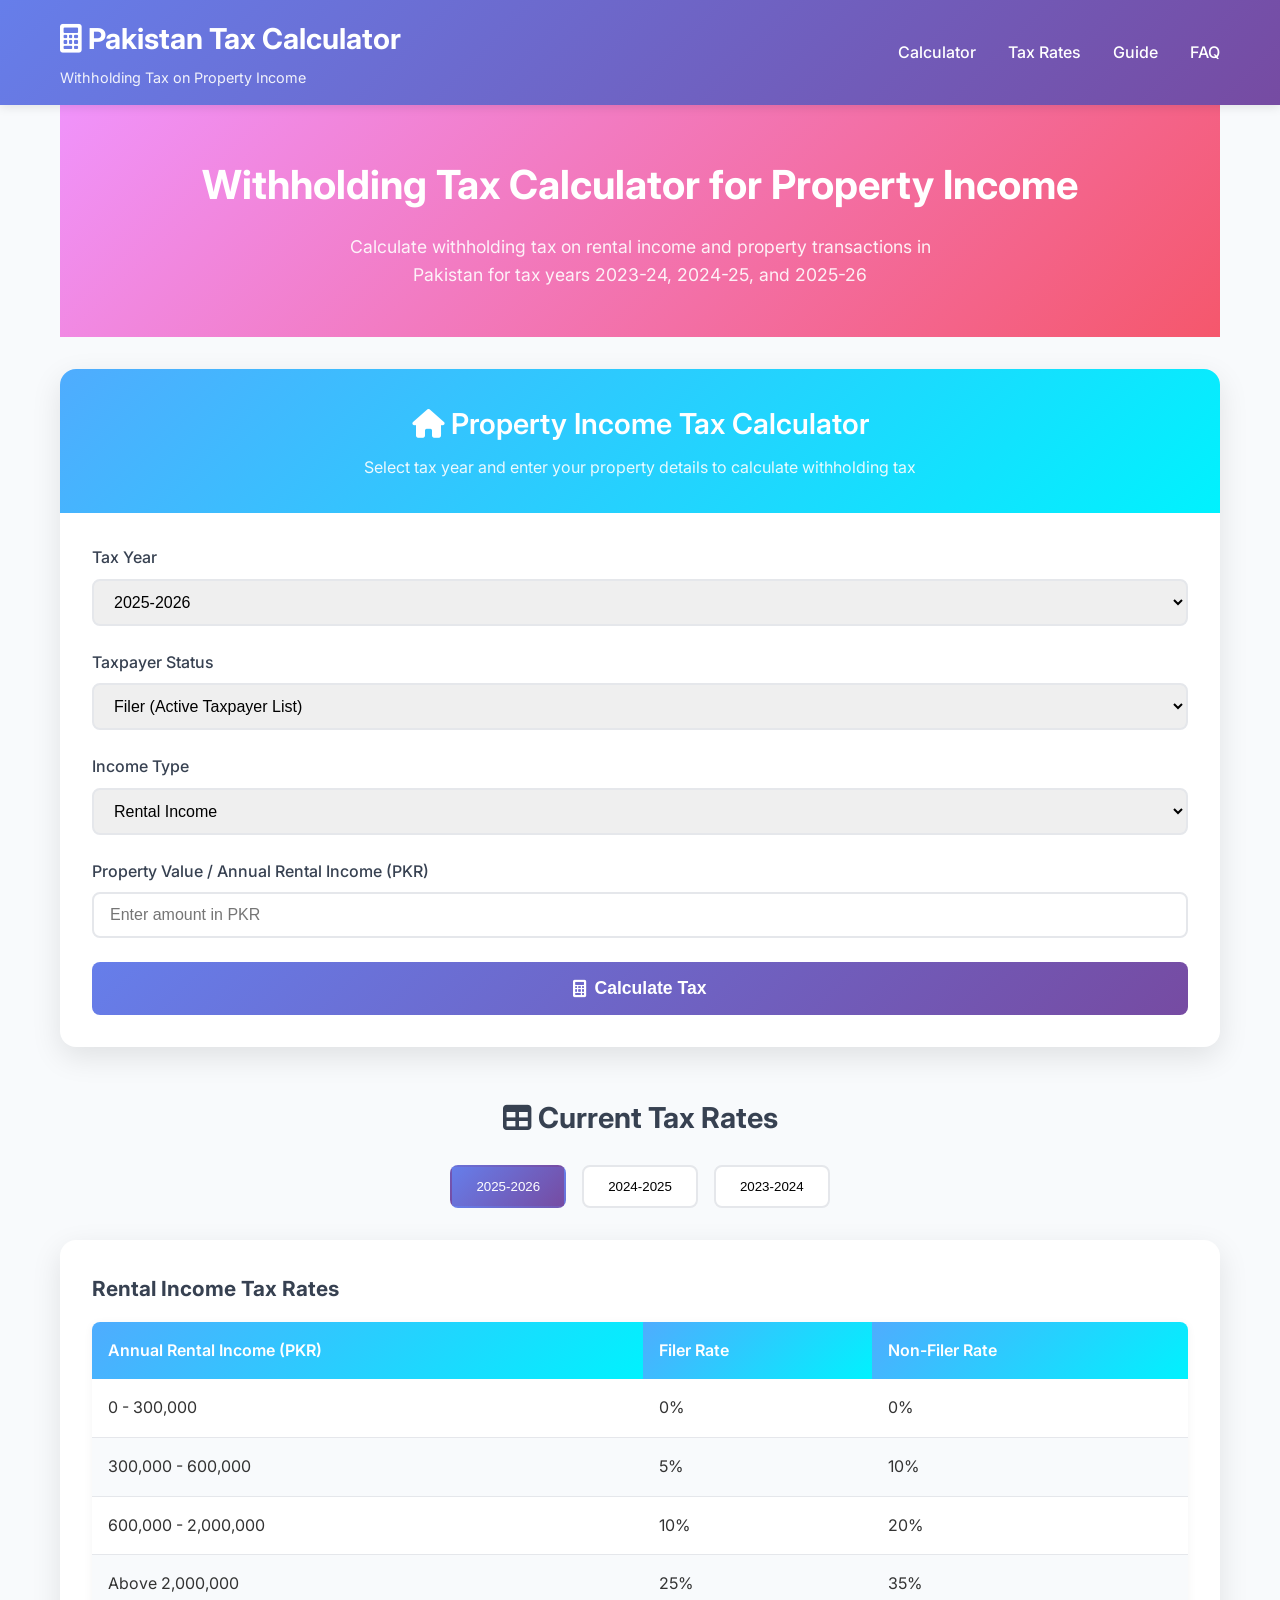
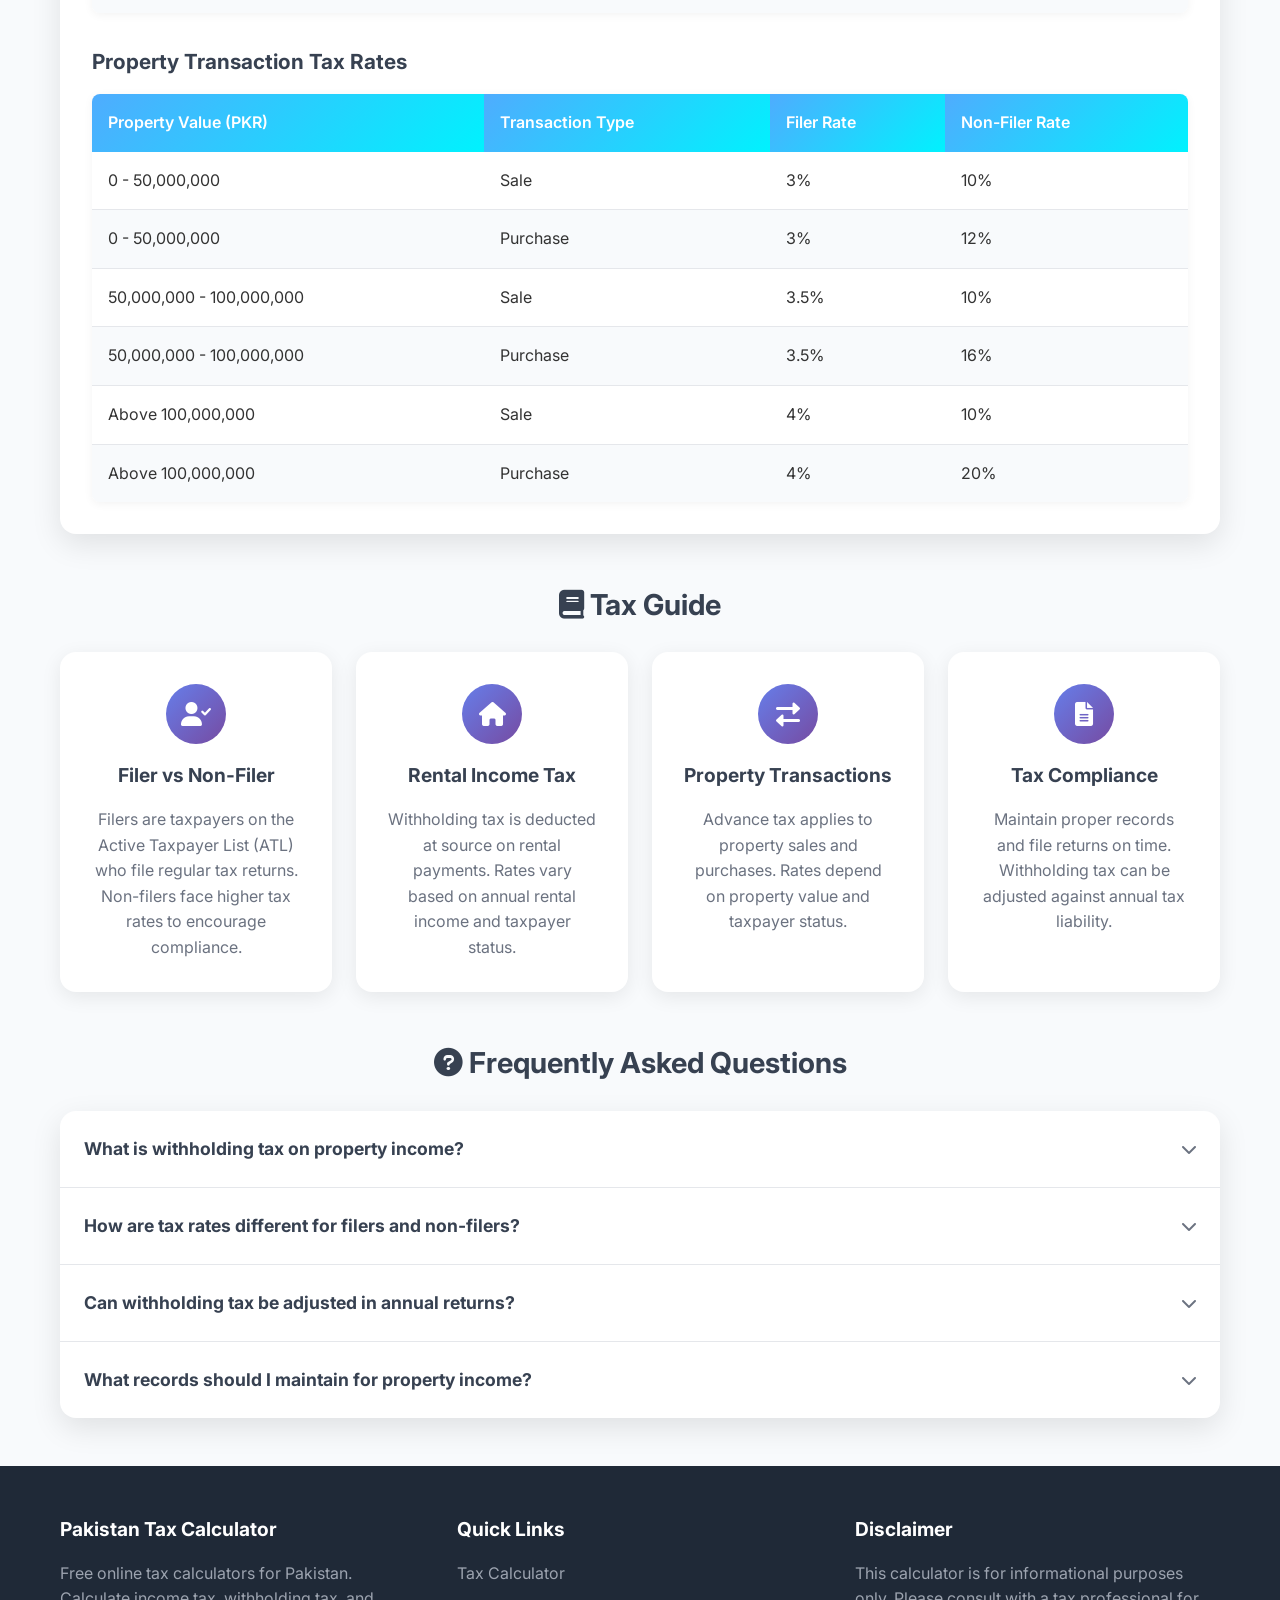
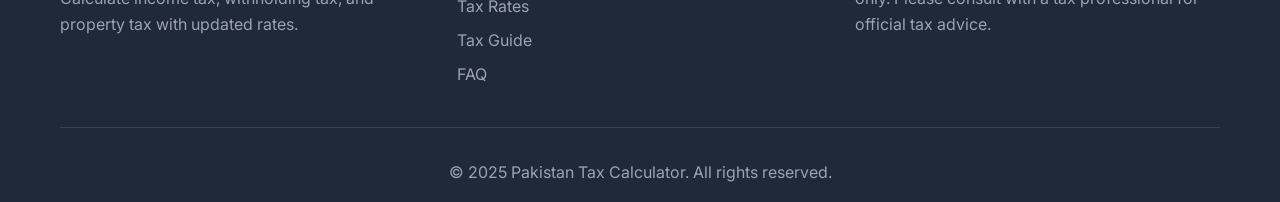
<file: withholding-tax-calculator.html>
<!DOCTYPE html>
<html lang="en">
<head>
    <meta charset="UTF-8">
    <meta name="viewport" content="width=device-width, initial-scale=1.0">
    <title>Withholding Tax Calculator - Property Income Pakistan 2025-2026</title>
    <meta name="description" content="Calculate withholding tax on rental income and property transactions in Pakistan for tax years 2023-24, 2024-25, and 2025-26. Free online calculator with updated rates.">
    <meta name="keywords" content="withholding tax calculator, property tax Pakistan, rental income tax, FBR tax rates, Pakistan tax calculator">
    <link href="https://fonts.googleapis.com/css2?family=Inter:wght@300;400;500;600;700&display=swap" rel="stylesheet">
    <link rel="stylesheet" href="https://cdnjs.cloudflare.com/ajax/libs/font-awesome/6.0.0/css/all.min.css">
    
    <style>
        /* Reset and Base Styles */
        * {
            margin: 0;
            padding: 0;
            box-sizing: border-box;
        }

        body {
            font-family: 'Inter', -apple-system, BlinkMacSystemFont, 'Segoe UI', Roboto, sans-serif;
            line-height: 1.6;
            color: #333;
            background-color: #f8fafc;
        }

        .container {
            max-width: 1200px;
            margin: 0 auto;
            padding: 0 20px;
        }

        /* Header */
        .header {
            background: linear-gradient(135deg, #667eea 0%, #764ba2 100%);
            color: white;
            padding: 1rem 0;
            box-shadow: 0 2px 10px rgba(0,0,0,0.1);
            position: sticky;
            top: 0;
            z-index: 100;
        }

        .header-content {
            display: flex;
            justify-content: space-between;
            align-items: center;
            flex-wrap: wrap;
        }

        .logo h1 {
            font-size: 1.8rem;
            font-weight: 700;
            margin-bottom: 0.25rem;
        }

        .logo p {
            font-size: 0.9rem;
            opacity: 0.9;
        }

        .nav {
            display: flex;
            gap: 2rem;
        }

        .nav a {
            color: white;
            text-decoration: none;
            font-weight: 500;
            transition: opacity 0.3s ease;
        }

        .nav a:hover {
            opacity: 0.8;
        }

        /* Hero Section */
        .hero {
            text-align: center;
            padding: 3rem 0;
            background: linear-gradient(135deg, #f093fb 0%, #f5576c 100%);
            color: white;
            margin-bottom: 2rem;
        }

        .hero h2 {
            font-size: 2.5rem;
            font-weight: 700;
            margin-bottom: 1rem;
        }

        .hero p {
            font-size: 1.1rem;
            opacity: 0.9;
            max-width: 600px;
            margin: 0 auto;
        }

        /* Calculator Section */
        .calculator-section {
            margin-bottom: 3rem;
        }

        .calculator-container {
            background: white;
            border-radius: 16px;
            box-shadow: 0 10px 30px rgba(0,0,0,0.1);
            overflow: hidden;
        }

        .calculator-header {
            background: linear-gradient(135deg, #4facfe 0%, #00f2fe 100%);
            color: white;
            padding: 2rem;
            text-align: center;
        }

        .calculator-header h3 {
            font-size: 1.8rem;
            font-weight: 600;
            margin-bottom: 0.5rem;
        }

        .calculator-header p {
            opacity: 0.9;
        }

        .calculator-form {
            padding: 2rem;
        }

        .form-group {
            margin-bottom: 1.5rem;
        }

        .form-group label {
            display: block;
            margin-bottom: 0.5rem;
            font-weight: 500;
            color: #374151;
        }

        .form-control {
            width: 100%;
            padding: 0.75rem 1rem;
            border: 2px solid #e5e7eb;
            border-radius: 8px;
            font-size: 1rem;
            transition: border-color 0.3s ease, box-shadow 0.3s ease;
        }

        .form-control:focus {
            outline: none;
            border-color: #4facfe;
            box-shadow: 0 0 0 3px rgba(79, 172, 254, 0.1);
        }

        .btn {
            padding: 0.75rem 2rem;
            border: none;
            border-radius: 8px;
            font-size: 1rem;
            font-weight: 600;
            cursor: pointer;
            transition: all 0.3s ease;
            text-decoration: none;
            display: inline-flex;
            align-items: center;
            gap: 0.5rem;
        }

        .btn-primary {
            background: linear-gradient(135deg, #667eea 0%, #764ba2 100%);
            color: white;
            width: 100%;
            justify-content: center;
            padding: 1rem 2rem;
            font-size: 1.1rem;
        }

        .btn-primary:hover {
            transform: translateY(-2px);
            box-shadow: 0 5px 15px rgba(102, 126, 234, 0.4);
        }

        /* Results Section */
        .results-section {
            margin-top: 2rem;
            padding: 2rem;
            background: #f8fafc;
            border-radius: 12px;
        }

        .results-section h4 {
            color: #374151;
            margin-bottom: 1.5rem;
            font-size: 1.3rem;
        }

        .result-cards {
            display: grid;
            grid-template-columns: repeat(auto-fit, minmax(200px, 1fr));
            gap: 1rem;
            margin-bottom: 2rem;
        }

        .result-card {
            background: white;
            padding: 1.5rem;
            border-radius: 12px;
            box-shadow: 0 2px 10px rgba(0,0,0,0.05);
            text-align: center;
            transition: transform 0.3s ease;
        }

        .result-card:hover {
            transform: translateY(-2px);
        }

        .result-card.highlight {
            background: linear-gradient(135deg, #667eea 0%, #764ba2 100%);
            color: white;
        }

        .result-label {
            font-size: 0.9rem;
            color: #6b7280;
            margin-bottom: 0.5rem;
        }

        .result-card.highlight .result-label {
            color: rgba(255,255,255,0.8);
        }

        .result-value {
            font-size: 1.5rem;
            font-weight: 700;
            color: #111827;
        }

        .result-card.highlight .result-value {
            color: white;
        }

        .calculation-breakdown {
            background: white;
            padding: 1.5rem;
            border-radius: 12px;
            box-shadow: 0 2px 10px rgba(0,0,0,0.05);
        }

        .calculation-breakdown h5 {
            color: #374151;
            margin-bottom: 1rem;
            font-size: 1.1rem;
        }

        /* Breakdown Styles */
        .breakdown-item {
            display: flex;
            justify-content: space-between;
            align-items: center;
            padding: 0.75rem 0;
            border-bottom: 1px solid #e5e7eb;
        }

        .breakdown-item:last-child {
            border-bottom: none;
            font-weight: 600;
            color: #111827;
        }

        .breakdown-item strong {
            color: #374151;
        }

        /* Rates Section */
        .rates-section {
            margin-bottom: 3rem;
        }

        .rates-section h3 {
            color: #374151;
            margin-bottom: 1.5rem;
            font-size: 1.8rem;
            text-align: center;
        }

        .rates-tabs {
            display: flex;
            justify-content: center;
            gap: 1rem;
            margin-bottom: 2rem;
        }

        .tab-btn {
            padding: 0.75rem 1.5rem;
            border: 2px solid #e5e7eb;
            background: white;
            border-radius: 8px;
            cursor: pointer;
            font-weight: 500;
            transition: all 0.3s ease;
        }

        .tab-btn.active {
            background: linear-gradient(135deg, #667eea 0%, #764ba2 100%);
            color: white;
            border-color: transparent;
        }

        .tab-btn:hover:not(.active) {
            border-color: #667eea;
        }

        .rates-content {
            background: white;
            border-radius: 16px;
            box-shadow: 0 10px 30px rgba(0,0,0,0.1);
            overflow: hidden;
        }

        .rate-tables {
            display: grid;
            gap: 2rem;
            padding: 2rem;
        }

        .rate-table-container h4 {
            color: #374151;
            margin-bottom: 1rem;
            font-size: 1.3rem;
        }

        .rate-table {
            width: 100%;
            border-collapse: collapse;
            background: white;
            border-radius: 8px;
            overflow: hidden;
            box-shadow: 0 2px 10px rgba(0,0,0,0.05);
        }

        .rate-table th {
            background: linear-gradient(135deg, #4facfe 0%, #00f2fe 100%);
            color: white;
            padding: 1rem;
            text-align: left;
            font-weight: 600;
        }

        .rate-table td {
            padding: 1rem;
            border-bottom: 1px solid #e5e7eb;
        }

        .rate-table tr:last-child td {
            border-bottom: none;
        }

        .rate-table tr:nth-child(even) {
            background: #f8fafc;
        }

        /* Guide Section */
        .guide-section {
            margin-bottom: 3rem;
        }

        .guide-section h3 {
            color: #374151;
            margin-bottom: 1.5rem;
            font-size: 1.8rem;
            text-align: center;
        }

        .guide-cards {
            display: grid;
            grid-template-columns: repeat(auto-fit, minmax(250px, 1fr));
            gap: 1.5rem;
        }

        .guide-card {
            background: white;
            padding: 2rem;
            border-radius: 16px;
            box-shadow: 0 5px 20px rgba(0,0,0,0.08);
            text-align: center;
            transition: transform 0.3s ease;
        }

        .guide-card:hover {
            transform: translateY(-5px);
        }

        .guide-icon {
            width: 60px;
            height: 60px;
            margin: 0 auto 1rem;
            background: linear-gradient(135deg, #667eea 0%, #764ba2 100%);
            border-radius: 50%;
            display: flex;
            align-items: center;
            justify-content: center;
            color: white;
            font-size: 1.5rem;
        }

        .guide-card h4 {
            color: #374151;
            margin-bottom: 1rem;
            font-size: 1.2rem;
        }

        .guide-card p {
            color: #6b7280;
            line-height: 1.6;
        }

        /* FAQ Section */
        .faq-section {
            margin-bottom: 3rem;
        }

        .faq-section h3 {
            color: #374151;
            margin-bottom: 1.5rem;
            font-size: 1.8rem;
            text-align: center;
        }

        .faq-content {
            background: white;
            border-radius: 16px;
            box-shadow: 0 10px 30px rgba(0,0,0,0.1);
            overflow: hidden;
        }

        .faq-item {
            border-bottom: 1px solid #e5e7eb;
        }

        .faq-item:last-child {
            border-bottom: none;
        }

        .faq-question {
            padding: 1.5rem;
            cursor: pointer;
            display: flex;
            justify-content: space-between;
            align-items: center;
            transition: background-color 0.3s ease;
        }

        .faq-question:hover {
            background: #f8fafc;
        }

        .faq-question h4 {
            color: #374151;
            font-size: 1.1rem;
            margin: 0;
        }

        .faq-question i {
            color: #6b7280;
            transition: transform 0.3s ease;
        }

        .faq-item.active .faq-question i {
            transform: rotate(180deg);
        }

        .faq-answer {
            padding: 0 1.5rem;
            max-height: 0;
            overflow: hidden;
            transition: max-height 0.3s ease, padding 0.3s ease;
        }

        .faq-item.active .faq-answer {
            max-height: 200px;
            padding: 0 1.5rem 1.5rem;
        }

        .faq-answer p {
            color: #6b7280;
            line-height: 1.6;
        }

        /* Footer */
        .footer {
            background: #1f2937;
            color: white;
            padding: 3rem 0 1rem;
        }

        .footer-content {
            display: grid;
            grid-template-columns: repeat(auto-fit, minmax(250px, 1fr));
            gap: 2rem;
            margin-bottom: 2rem;
        }

        .footer-section h4 {
            margin-bottom: 1rem;
            font-size: 1.2rem;
        }

        .footer-section p {
            color: #9ca3af;
            line-height: 1.6;
        }

        .footer-section ul {
            list-style: none;
        }

        .footer-section ul li {
            margin-bottom: 0.5rem;
        }

        .footer-section ul li a {
            color: #9ca3af;
            text-decoration: none;
            transition: color 0.3s ease;
        }

        .footer-section ul li a:hover {
            color: white;
        }

        .footer-bottom {
            text-align: center;
            padding-top: 2rem;
            border-top: 1px solid #374151;
            color: #9ca3af;
        }

        /* Alert Styles */
        .alert {
            padding: 1rem;
            border-radius: 8px;
            margin-bottom: 1rem;
            font-weight: 500;
        }

        .alert-success {
            background-color: #d1fae5;
            color: #065f46;
            border: 1px solid #10b981;
        }

        .alert-error {
            background-color: #fee2e2;
            color: #991b1b;
            border: 1px solid #ef4444;
        }

        /* Loading Animation */
        .loading {
            position: relative;
            pointer-events: none;
        }

        .loading::after {
            content: '';
            position: absolute;
            top: 50%;
            left: 50%;
            width: 20px;
            height: 20px;
            margin: -10px 0 0 -10px;
            border: 2px solid #ffffff;
            border-top: 2px solid transparent;
            border-radius: 50%;
            animation: spin 1s linear infinite;
        }

        @keyframes spin {
            0% { transform: rotate(0deg); }
            100% { transform: rotate(360deg); }
        }

        /* Animation Classes */
        .fade-in {
            animation: fadeIn 0.5s ease-in;
        }

        @keyframes fadeIn {
            from {
                opacity: 0;
                transform: translateY(20px);
            }
            to {
                opacity: 1;
                transform: translateY(0);
            }
        }

        /* Responsive Design */
        @media (max-width: 768px) {
            .header-content {
                flex-direction: column;
                gap: 1rem;
            }

            .nav {
                gap: 1rem;
            }

            .hero h2 {
                font-size: 2rem;
            }

            .hero p {
                font-size: 1rem;
            }

            .calculator-form {
                padding: 1.5rem;
            }

            .result-cards {
                grid-template-columns: 1fr;
            }

            .rates-tabs {
                flex-direction: column;
                align-items: center;
            }

            .tab-btn {
                width: 200px;
            }

            .rate-table {
                font-size: 0.9rem;
            }

            .rate-table th,
            .rate-table td {
                padding: 0.75rem 0.5rem;
            }

            .guide-cards {
                grid-template-columns: 1fr;
            }
        }

        @media (max-width: 480px) {
            .container {
                padding: 0 15px;
            }

            .hero {
                padding: 2rem 0;
            }

            .hero h2 {
                font-size: 1.8rem;
            }

            .calculator-header,
            .calculator-form {
                padding: 1rem;
            }

            .rate-table {
                font-size: 0.8rem;
            }

            .guide-card {
                padding: 1.5rem;
            }
        }

        /* Utility Classes */
        .hidden {
            display: none;
        }

        .visible {
            display: block;
        }
    </style>
</head>
<body>
    <header class="header">
        <div class="container">
            <div class="header-content">
                <div class="logo">
                    <h1><i class="fas fa-calculator"></i> Pakistan Tax Calculator</h1>
                    <p>Withholding Tax on Property Income</p>
                </div>
                <nav class="nav">
                    <a href="#calculator">Calculator</a>
                    <a href="#rates">Tax Rates</a>
                    <a href="#guide">Guide</a>
                    <a href="#faq">FAQ</a>
                </nav>
            </div>
        </div>
    </header>

    <main class="main">
        <div class="container">
            <section class="hero">
                <h2>Withholding Tax Calculator for Property Income</h2>
                <p>Calculate withholding tax on rental income and property transactions in Pakistan for tax years 2023-24, 2024-25, and 2025-26</p>
            </section>

            <section id="calculator" class="calculator-section">
                <div class="calculator-container">
                    <div class="calculator-header">
                        <h3><i class="fas fa-home"></i> Property Income Tax Calculator</h3>
                        <p>Select tax year and enter your property details to calculate withholding tax</p>
                    </div>

                    <div class="calculator-form">
                        <div class="form-group">
                            <label for="taxYear">Tax Year</label>
                            <select id="taxYear" class="form-control">
                                <option value="2025-26">2025-2026</option>
                                <option value="2024-25">2024-2025</option>
                                <option value="2023-24">2023-2024</option>
                            </select>
                        </div>

                        <div class="form-group">
                            <label for="taxpayerStatus">Taxpayer Status</label>
                            <select id="taxpayerStatus" class="form-control">
                                <option value="filer">Filer (Active Taxpayer List)</option>
                                <option value="late-filer">Late Filer</option>
                                <option value="non-filer">Non-Filer</option>
                            </select>
                        </div>

                        <div class="form-group">
                            <label for="incomeType">Income Type</label>
                            <select id="incomeType" class="form-control">
                                <option value="rental">Rental Income</option>
                                <option value="property-sale">Property Sale</option>
                                <option value="property-purchase">Property Purchase</option>
                            </select>
                        </div>

                        <div class="form-group">
                            <label for="propertyValue">Property Value / Annual Rental Income (PKR)</label>
                            <input type="number" id="propertyValue" class="form-control" placeholder="Enter amount in PKR" min="0">
                        </div>

                        <div class="form-group property-sale-fields" style="display: none;">
                            <label for="propertyType">Property Type</label>
                            <select id="propertyType" class="form-control">
                                <option value="residential">Residential</option>
                                <option value="commercial">Commercial</option>
                            </select>
                        </div>

                        <button type="button" id="calculateBtn" class="btn btn-primary">
                            <i class="fas fa-calculator"></i> Calculate Tax
                        </button>
                    </div>

                    <div id="results" class="results-section" style="display: none;">
                        <h4><i class="fas fa-chart-line"></i> Tax Calculation Results</h4>
                        <div class="result-cards">
                            <div class="result-card">
                                <div class="result-label">Taxable Amount</div>
                                <div class="result-value" id="taxableAmount">PKR 0</div>
                            </div>
                            <div class="result-card">
                                <div class="result-label">Tax Rate</div>
                                <div class="result-value" id="taxRate">0%</div>
                            </div>
                            <div class="result-card highlight">
                                <div class="result-label">Withholding Tax</div>
                                <div class="result-value" id="withholdingTax">PKR 0</div>
                            </div>
                            <div class="result-card">
                                <div class="result-label">Net Amount</div>
                                <div class="result-value" id="netAmount">PKR 0</div>
                            </div>
                        </div>
                        <div class="calculation-breakdown">
                            <h5>Calculation Breakdown</h5>
                            <div id="breakdownDetails"></div>
                        </div>
                    </div>
                </div>
            </section>

            <section id="rates" class="rates-section">
                <h3><i class="fas fa-table"></i> Current Tax Rates</h3>
                <div class="rates-tabs">
                    <button class="tab-btn active" data-year="2025-26">2025-2026</button>
                    <button class="tab-btn" data-year="2024-25">2024-2025</button>
                    <button class="tab-btn" data-year="2023-24">2023-2024</button>
                </div>
                <div class="rates-content">
                    <div class="rate-tables">
                        <div class="rate-table-container">
                            <h4>Rental Income Tax Rates</h4>
                            <table class="rate-table">
                                <thead>
                                    <tr>
                                        <th>Annual Rental Income (PKR)</th>
                                        <th>Filer Rate</th>
                                        <th>Non-Filer Rate</th>
                                    </tr>
                                </thead>
                                <tbody id="rentalRatesTable">
                                    <!-- Populated by JavaScript -->
                                </tbody>
                            </table>
                        </div>
                        <div class="rate-table-container">
                            <h4>Property Transaction Tax Rates</h4>
                            <table class="rate-table">
                                <thead>
                                    <tr>
                                        <th>Property Value (PKR)</th>
                                        <th>Transaction Type</th>
                                        <th>Filer Rate</th>
                                        <th>Non-Filer Rate</th>
                                    </tr>
                                </thead>
                                <tbody id="propertyRatesTable">
                                    <!-- Populated by JavaScript -->
                                </tbody>
                            </table>
                        </div>
                    </div>
                </div>
            </section>

            <section id="guide" class="guide-section">
                <h3><i class="fas fa-book"></i> Tax Guide</h3>
                <div class="guide-content">
                    <div class="guide-cards">
                        <div class="guide-card">
                            <div class="guide-icon">
                                <i class="fas fa-user-check"></i>
                            </div>
                            <h4>Filer vs Non-Filer</h4>
                            <p>Filers are taxpayers on the Active Taxpayer List (ATL) who file regular tax returns. Non-filers face higher tax rates to encourage compliance.</p>
                        </div>
                        <div class="guide-card">
                            <div class="guide-icon">
                                <i class="fas fa-home"></i>
                            </div>
                            <h4>Rental Income Tax</h4>
                            <p>Withholding tax is deducted at source on rental payments. Rates vary based on annual rental income and taxpayer status.</p>
                        </div>
                        <div class="guide-card">
                            <div class="guide-icon">
                                <i class="fas fa-exchange-alt"></i>
                            </div>
                            <h4>Property Transactions</h4>
                            <p>Advance tax applies to property sales and purchases. Rates depend on property value and taxpayer status.</p>
                        </div>
                        <div class="guide-card">
                            <div class="guide-icon">
                                <i class="fas fa-file-alt"></i>
                            </div>
                            <h4>Tax Compliance</h4>
                            <p>Maintain proper records and file returns on time. Withholding tax can be adjusted against annual tax liability.</p>
                        </div>
                    </div>
                </div>
            </section>

            <section id="faq" class="faq-section">
                <h3><i class="fas fa-question-circle"></i> Frequently Asked Questions</h3>
                <div class="faq-content">
                    <div class="faq-item">
                        <div class="faq-question">
                            <h4>What is withholding tax on property income?</h4>
                            <i class="fas fa-chevron-down"></i>
                        </div>
                        <div class="faq-answer">
                            <p>Withholding tax is advance income tax deducted at source on rental income and property transactions. It's collected by the payer and deposited with FBR on behalf of the taxpayer.</p>
                        </div>
                    </div>
                    <div class="faq-item">
                        <div class="faq-question">
                            <h4>How are tax rates different for filers and non-filers?</h4>
                            <i class="fas fa-chevron-down"></i>
                        </div>
                        <div class="faq-answer">
                            <p>Filers (taxpayers on ATL) pay lower rates, while non-filers face higher rates. This encourages tax compliance and regular filing of returns.</p>
                        </div>
                    </div>
                    <div class="faq-item">
                        <div class="faq-question">
                            <h4>Can withholding tax be adjusted in annual returns?</h4>
                            <i class="fas fa-chevron-down"></i>
                        </div>
                        <div class="faq-answer">
                            <p>Yes, withholding tax can be adjusted against your annual tax liability when filing income tax returns. Excess tax paid can be claimed as refund.</p>
                        </div>
                    </div>
                    <div class="faq-item">
                        <div class="faq-question">
                            <h4>What records should I maintain for property income?</h4>
                            <i class="fas fa-chevron-down"></i>
                        </div>
                        <div class="faq-answer">
                            <p>Keep rental agreements, receipts, withholding tax certificates, property documents, and maintenance expense records for proper tax compliance.</p>
                        </div>
                    </div>
                </div>
            </section>
        </div>
    </main>

    <footer class="footer">
        <div class="container">
            <div class="footer-content">
                <div class="footer-section">
                    <h4>Pakistan Tax Calculator</h4>
                    <p>Free online tax calculators for Pakistan. Calculate income tax, withholding tax, and property tax with updated rates.</p>
                </div>
                <div class="footer-section">
                    <h4>Quick Links</h4>
                    <ul>
                        <li><a href="#calculator">Tax Calculator</a></li>
                        <li><a href="#rates">Tax Rates</a></li>
                        <li><a href="#guide">Tax Guide</a></li>
                        <li><a href="#faq">FAQ</a></li>
                    </ul>
                </div>
                <div class="footer-section">
                    <h4>Disclaimer</h4>
                    <p>This calculator is for informational purposes only. Please consult with a tax professional for official tax advice.</p>
                </div>
            </div>
            <div class="footer-bottom">
                <p>&copy; 2025 Pakistan Tax Calculator. All rights reserved.</p>
            </div>
        </div>
    </footer>

    <script>
        // Tax rates data for different years
        const taxRates = {
            '2025-26': {
                rental: {
                    filer: [
                        { min: 0, max: 300000, rate: 0, description: 'Tax-exempt' },
                        { min: 300000, max: 600000, rate: 5, description: '5% on amount exceeding 300,000' },
                        { min: 600000, max: 2000000, rate: 10, description: '15,000 + 10% on amount exceeding 600,000' },
                        { min: 2000000, max: Infinity, rate: 25, description: '155,000 + 25% on amount exceeding 2,000,000' }
                    ],
                    nonFiler: [
                        { min: 0, max: 300000, rate: 0, description: 'Tax-exempt' },
                        { min: 300000, max: 600000, rate: 10, description: '10% on amount exceeding 300,000' },
                        { min: 600000, max: 2000000, rate: 20, description: '30,000 + 20% on amount exceeding 600,000' },
                        { min: 2000000, max: Infinity, rate: 35, description: '310,000 + 35% on amount exceeding 2,000,000' }
                    ]
                },
                property: {
                    sale: {
                        filer: [
                            { min: 0, max: 50000000, rate: 3, description: '3% for properties up to 50 million' },
                            { min: 50000000, max: 100000000, rate: 3.5, description: '3.5% for properties 50-100 million' },
                            { min: 100000000, max: Infinity, rate: 4, description: '4% for properties above 100 million' }
                        ],
                        lateFiler: [
                            { min: 0, max: 50000000, rate: 6, description: '6% for properties up to 50 million' },
                            { min: 50000000, max: 100000000, rate: 7, description: '7% for properties 50-100 million' },
                            { min: 100000000, max: Infinity, rate: 8, description: '8% for properties above 100 million' }
                        ],
                        nonFiler: [
                            { min: 0, max: 50000000, rate: 10, description: '10% for all property values' },
                            { min: 50000000, max: 100000000, rate: 10, description: '10% for all property values' },
                            { min: 100000000, max: Infinity, rate: 10, description: '10% for all property values' }
                        ]
                    },
                    purchase: {
                        filer: [
                            { min: 0, max: 50000000, rate: 3, description: '3% for properties up to 50 million' },
                            { min: 50000000, max: 100000000, rate: 3.5, description: '3.5% for properties 50-100 million' },
                            { min: 100000000, max: Infinity, rate: 4, description: '4% for properties above 100 million' }
                        ],
                        lateFiler: [
                            { min: 0, max: 50000000, rate: 6, description: '6% for properties up to 50 million' },
                            { min: 50000000, max: 100000000, rate: 7, description: '7% for properties 50-100 million' },
                            { min: 100000000, max: Infinity, rate: 8, description: '8% for properties above 100 million' }
                        ],
                        nonFiler: [
                            { min: 0, max: 50000000, rate: 12, description: '12% for properties up to 50 million' },
                            { min: 50000000, max: 100000000, rate: 16, description: '16% for properties 50-100 million' },
                            { min: 100000000, max: Infinity, rate: 20, description: '20% for properties above 100 million' }
                        ]
                    }
                }
            },
            '2024-25': {
                rental: {
                    filer: [
                        { min: 0, max: 300000, rate: 0, description: 'Tax-exempt' },
                        { min: 300000, max: 600000, rate: 5, description: '5% on amount exceeding 300,000' },
                        { min: 600000, max: 2000000, rate: 10, description: '15,000 + 10% on amount exceeding 600,000' },
                        { min: 2000000, max: Infinity, rate: 25, description: '155,000 + 25% on amount exceeding 2,000,000' }
                    ],
                    nonFiler: [
                        { min: 0, max: 300000, rate: 0, description: 'Tax-exempt' },
                        { min: 300000, max: 600000, rate: 10, description: '10% on amount exceeding 300,000' },
                        { min: 600000, max: 2000000, rate: 20, description: '30,000 + 20% on amount exceeding 600,000' },
                        { min: 2000000, max: Infinity, rate: 35, description: '310,000 + 35% on amount exceeding 2,000,000' }
                    ]
                },
                property: {
                    sale: {
                        filer: [
                            { min: 0, max: 50000000, rate: 3, description: '3% for properties up to 50 million' },
                            { min: 50000000, max: 100000000, rate: 3.5, description: '3.5% for properties 50-100 million' },
                            { min: 100000000, max: Infinity, rate: 4, description: '4% for properties above 100 million' }
                        ],
                        lateFiler: [
                            { min: 0, max: 50000000, rate: 6, description: '6% for properties up to 50 million' },
                            { min: 50000000, max: 100000000, rate: 7, description: '7% for properties 50-100 million' },
                            { min: 100000000, max: Infinity, rate: 8, description: '8% for properties above 100 million' }
                        ],
                        nonFiler: [
                            { min: 0, max: 50000000, rate: 10, description: '10% for all property values' },
                            { min: 50000000, max: 100000000, rate: 10, description: '10% for all property values' },
                            { min: 100000000, max: Infinity, rate: 10, description: '10% for all property values' }
                        ]
                    },
                    purchase: {
                        filer: [
                            { min: 0, max: 50000000, rate: 3, description: '3% for properties up to 50 million' },
                            { min: 50000000, max: 100000000, rate: 3.5, description: '3.5% for properties 50-100 million' },
                            { min: 100000000, max: Infinity, rate: 4, description: '4% for properties above 100 million' }
                        ],
                        lateFiler: [
                            { min: 0, max: 50000000, rate: 6, description: '6% for properties up to 50 million' },
                            { min: 50000000, max: 100000000, rate: 7, description: '7% for properties 50-100 million' },
                            { min: 100000000, max: Infinity, rate: 8, description: '8% for properties above 100 million' }
                        ],
                        nonFiler: [
                            { min: 0, max: 50000000, rate: 12, description: '12% for properties up to 50 million' },
                            { min: 50000000, max: 100000000, rate: 16, description: '16% for properties 50-100 million' },
                            { min: 100000000, max: Infinity, rate: 20, description: '20% for properties above 100 million' }
                        ]
                    }
                }
            },
            '2023-24': {
                rental: {
                    filer: [
                        { min: 0, max: 300000, rate: 0, description: 'Tax-exempt' },
                        { min: 300000, max: 600000, rate: 5, description: '5% on amount exceeding 300,000' },
                        { min: 600000, max: 2000000, rate: 10, description: '15,000 + 10% on amount exceeding 600,000' },
                        { min: 2000000, max: Infinity, rate: 25, description: '155,000 + 25% on amount exceeding 2,000,000' }
                    ],
                    nonFiler: [
                        { min: 0, max: 300000, rate: 0, description: 'Tax-exempt' },
                        { min: 300000, max: 600000, rate: 10, description: '10% on amount exceeding 300,000' },
                        { min: 600000, max: 2000000, rate: 20, description: '30,000 + 20% on amount exceeding 600,000' },
                        { min: 2000000, max: Infinity, rate: 35, description: '310,000 + 35% on amount exceeding 2,000,000' }
                    ]
                },
                property: {
                    sale: {
                        filer: [
                            { min: 0, max: 50000000, rate: 3, description: '3% for properties up to 50 million' },
                            { min: 50000000, max: 100000000, rate: 3.5, description: '3.5% for properties 50-100 million' },
                            { min: 100000000, max: Infinity, rate: 4, description: '4% for properties above 100 million' }
                        ],
                        lateFiler: [
                            { min: 0, max: 50000000, rate: 6, description: '6% for properties up to 50 million' },
                            { min: 50000000, max: 100000000, rate: 7, description: '7% for properties 50-100 million' },
                            { min: 100000000, max: Infinity, rate: 8, description: '8% for properties above 100 million' }
                        ],
                        nonFiler: [
                            { min: 0, max: 50000000, rate: 10, description: '10% for all property values' },
                            { min: 50000000, max: 100000000, rate: 10, description: '10% for all property values' },
                            { min: 100000000, max: Infinity, rate: 10, description: '10% for all property values' }
                        ]
                    },
                    purchase: {
                        filer: [
                            { min: 0, max: 50000000, rate: 3, description: '3% for properties up to 50 million' },
                            { min: 50000000, max: 100000000, rate: 3.5, description: '3.5% for properties 50-100 million' },
                            { min: 100000000, max: Infinity, rate: 4, description: '4% for properties above 100 million' }
                        ],
                        lateFiler: [
                            { min: 0, max: 50000000, rate: 6, description: '6% for properties up to 50 million' },
                            { min: 50000000, max: 100000000, rate: 7, description: '7% for properties 50-100 million' },
                            { min: 100000000, max: Infinity, rate: 8, description: '8% for properties above 100 million' }
                        ],
                        nonFiler: [
                            { min: 0, max: 50000000, rate: 12, description: '12% for properties up to 50 million' },
                            { min: 50000000, max: 100000000, rate: 16, description: '16% for properties 50-100 million' },
                            { min: 100000000, max: Infinity, rate: 20, description: '20% for properties above 100 million' }
                        ]
                    }
                }
            }
        };

        // Utility functions
        function formatCurrency(amount) {
            return new Intl.NumberFormat('en-PK', {
                style: 'currency',
                currency: 'PKR',
                minimumFractionDigits: 0,
                maximumFractionDigits: 0
            }).format(amount).replace('PKR', 'PKR ');
        }

        function formatNumber(num) {
            return new Intl.NumberFormat('en-PK').format(num);
        }

        // Calculate rental income tax
        function calculateRentalTax(amount, taxpayerStatus, taxYear) {
            const rates = taxRates[taxYear].rental;
            const rateStructure = taxpayerStatus === 'non-filer' ? rates.nonFiler : rates.filer;
            
            let tax = 0;
            let applicableRate = 0;
            let description = '';
            
            for (const bracket of rateStructure) {
                if (amount > bracket.min && amount <= bracket.max) {
                    applicableRate = bracket.rate;
                    description = bracket.description;
                    
                    if (bracket.min === 0 && bracket.max === 300000) {
                        tax = 0;
                    } else if (bracket.min === 300000 && bracket.max === 600000) {
                        tax = (amount - 300000) * (bracket.rate / 100);
                    } else if (bracket.min === 600000 && bracket.max === 2000000) {
                        tax = 15000 + (amount - 600000) * (bracket.rate / 100);
                        if (taxpayerStatus === 'non-filer') {
                            tax = 30000 + (amount - 600000) * (bracket.rate / 100);
                        }
                    } else if (bracket.min === 2000000) {
                        tax = 155000 + (amount - 2000000) * (bracket.rate / 100);
                        if (taxpayerStatus === 'non-filer') {
                            tax = 310000 + (amount - 2000000) * (bracket.rate / 100);
                        }
                    }
                    break;
                }
            }
            
            return { tax, rate: applicableRate, description };
        }

        // Calculate property transaction tax
        function calculatePropertyTax(amount, taxpayerStatus, transactionType, taxYear) {
            const rates = taxRates[taxYear].property[transactionType];
            const rateStructure = rates[taxpayerStatus] || rates.filer;
            
            let tax = 0;
            let applicableRate = 0;
            let description = '';
            
            for (const bracket of rateStructure) {
                if (amount > bracket.min && amount <= bracket.max) {
                    applicableRate = bracket.rate;
                    description = bracket.description;
                    tax = amount * (bracket.rate / 100);
                    break;
                }
            }
            
            return { tax, rate: applicableRate, description };
        }

        // Main calculation function
        function calculateTax() {
            const taxYear = document.getElementById('taxYear').value;
            const taxpayerStatus = document.getElementById('taxpayerStatus').value;
            const incomeType = document.getElementById('incomeType').value;
            const propertyValue = parseFloat(document.getElementById('propertyValue').value.replace(/,/g, '')) || 0;
            
            if (propertyValue <= 0) {
                alert('Please enter a valid amount');
                return;
            }
            
            let result;
            
            if (incomeType === 'rental') {
                result = calculateRentalTax(propertyValue, taxpayerStatus, taxYear);
            } else {
                const transactionType = incomeType === 'property-sale' ? 'sale' : 'purchase';
                result = calculatePropertyTax(propertyValue, taxpayerStatus, transactionType, taxYear);
            }
            
            // Display results
            displayResults(propertyValue, result, incomeType, taxpayerStatus, taxYear);
        }

        // Display calculation results
        function displayResults(amount, result, incomeType, taxpayerStatus, taxYear) {
            const resultsSection = document.getElementById('results');
            const taxableAmountEl = document.getElementById('taxableAmount');
            const taxRateEl = document.getElementById('taxRate');
            const withholdingTaxEl = document.getElementById('withholdingTax');
            const netAmountEl = document.getElementById('netAmount');
            const breakdownEl = document.getElementById('breakdownDetails');
            
            // Calculate net amount
            const netAmount = incomeType === 'rental' ? amount - result.tax : amount - result.tax;
            
            // Update result cards
            taxableAmountEl.textContent = formatCurrency(amount);
            taxRateEl.textContent = result.rate + '%';
            withholdingTaxEl.textContent = formatCurrency(result.tax);
            netAmountEl.textContent = formatCurrency(netAmount);
            
            // Create breakdown
            const breakdown = `
                <div class="breakdown-item">
                    <strong>Tax Year:</strong> <span>${taxYear}</span>
                </div>
                <div class="breakdown-item">
                    <strong>Taxpayer Status:</strong> <span>${taxpayerStatus.charAt(0).toUpperCase() + taxpayerStatus.slice(1).replace('-', ' ')}</span>
                </div>
                <div class="breakdown-item">
                    <strong>Income Type:</strong> <span>${incomeType.charAt(0).toUpperCase() + incomeType.slice(1).replace('-', ' ')}</span>
                </div>
                <div class="breakdown-item">
                    <strong>Calculation Method:</strong> <span>${result.description}</span>
                </div>
                <div class="breakdown-item">
                    <strong>Gross Amount:</strong> <span>${formatCurrency(amount)}</span>
                </div>
                <div class="breakdown-item">
                    <strong>Tax Rate Applied:</strong> <span>${result.rate}%</span>
                </div>
                <div class="breakdown-item">
                    <strong>Withholding Tax:</strong> <span>${formatCurrency(result.tax)}</span>
                </div>
                <div class="breakdown-item">
                    <strong>Net Amount:</strong> <span>${formatCurrency(netAmount)}</span>
                </div>
            `;
            
            breakdownEl.innerHTML = breakdown;
            
            // Show results section with animation
            resultsSection.style.display = 'block';
            resultsSection.classList.add('fade-in');
            
            // Scroll to results
            resultsSection.scrollIntoView({ behavior: 'smooth', block: 'start' });
        }

        // Populate tax rate tables
        function populateRateTables(year) {
            const rentalTable = document.getElementById('rentalRatesTable');
            const propertyTable = document.getElementById('propertyRatesTable');
            
            const yearData = taxRates[year];
            
            // Populate rental rates table
            let rentalHTML = '';
            yearData.rental.filer.forEach((bracket, index) => {
                const nonFilerRate = yearData.rental.nonFiler[index];
                const rangeText = bracket.max === Infinity ? 
                    `Above ${formatNumber(bracket.min)}` : 
                    `${formatNumber(bracket.min)} - ${formatNumber(bracket.max)}`;
                
                rentalHTML += `
                    <tr>
                        <td>${rangeText}</td>
                        <td>${bracket.rate}%</td>
                        <td>${nonFilerRate.rate}%</td>
                    </tr>
                `;
            });
            rentalTable.innerHTML = rentalHTML;
            
            // Populate property rates table
            let propertyHTML = '';
            yearData.property.sale.filer.forEach((bracket, index) => {
                const rangeText = bracket.max === Infinity ? 
                    `Above ${formatNumber(bracket.min)}` : 
                    `${formatNumber(bracket.min)} - ${formatNumber(bracket.max)}`;
                
                // Sale rates
                propertyHTML += `
                    <tr>
                        <td>${rangeText}</td>
                        <td>Sale</td>
                        <td>${bracket.rate}%</td>
                        <td>${yearData.property.sale.nonFiler[index].rate}%</td>
                    </tr>
                `;
                
                // Purchase rates
                propertyHTML += `
                    <tr>
                        <td>${rangeText}</td>
                        <td>Purchase</td>
                        <td>${yearData.property.purchase.filer[index].rate}%</td>
                        <td>${yearData.property.purchase.nonFiler[index].rate}%</td>
                    </tr>
                `;
            });
            propertyTable.innerHTML = propertyHTML;
        }

        // Event listeners
        document.addEventListener('DOMContentLoaded', function() {
            // Initialize with default year
            populateRateTables('2025-26');
            
            // Calculate button
            document.getElementById('calculateBtn').addEventListener('click', function() {
                this.classList.add('loading');
                setTimeout(() => {
                    calculateTax();
                    this.classList.remove('loading');
                }, 500);
            });
            
            // Income type change handler
            document.getElementById('incomeType').addEventListener('change', function() {
                const propertySaleFields = document.querySelector('.property-sale-fields');
                if (this.value === 'property-sale' || this.value === 'property-purchase') {
                    propertySaleFields.style.display = 'block';
                } else {
                    propertySaleFields.style.display = 'none';
                }
            });
            
            // Tax year tabs
            document.querySelectorAll('.tab-btn').forEach(btn => {
                btn.addEventListener('click', function() {
                    // Remove active class from all tabs
                    document.querySelectorAll('.tab-btn').forEach(b => b.classList.remove('active'));
                    // Add active class to clicked tab
                    this.classList.add('active');
                    // Update tables
                    populateRateTables(this.dataset.year);
                });
            });
            
            // FAQ toggle
            document.querySelectorAll('.faq-question').forEach(question => {
                question.addEventListener('click', function() {
                    const faqItem = this.parentElement;
                    const isActive = faqItem.classList.contains('active');
                    
                    // Close all FAQ items
                    document.querySelectorAll('.faq-item').forEach(item => {
                        item.classList.remove('active');
                    });
                    
                    // Toggle current item
                    if (!isActive) {
                        faqItem.classList.add('active');
                    }
                });
            });
            
            // Smooth scrolling for navigation links
            document.querySelectorAll('a[href^="#"]').forEach(anchor => {
                anchor.addEventListener('click', function (e) {
                    e.preventDefault();
                    const target = document.querySelector(this.getAttribute('href'));
                    if (target) {
                        target.scrollIntoView({
                            behavior: 'smooth',
                            block: 'start'
                        });
                    }
                });
            });
            
            // Input validation
            document.getElementById('propertyValue').addEventListener('input', function() {
                const value = this.value;
                if (value && value < 0) {
                    this.value = 0;
                }
            });
            
            // Format number input on blur
            document.getElementById('propertyValue').addEventListener('blur', function() {
                const value = parseFloat(this.value.replace(/,/g, ''));
                if (value) {
                    this.value = value.toLocaleString('en-PK');
                }
            });
            
            // Clear formatting on focus
            document.getElementById('propertyValue').addEventListener('focus', function() {
                this.value = this.value.replace(/,/g, '');
            });
        });
    </script>
</body>
</html>
</file>
<file: styles.css>
/* Reset and Base Styles */
* {
    margin: 0;
    padding: 0;
    box-sizing: border-box;
}

body {
    font-family: 'Inter', -apple-system, BlinkMacSystemFont, 'Segoe UI', Roboto, sans-serif;
    line-height: 1.6;
    color: #333;
    background-color: #f8fafc;
}

.container {
    max-width: 1200px;
    margin: 0 auto;
    padding: 0 20px;
}

/* Header */
.header {
    background: linear-gradient(135deg, #667eea 0%, #764ba2 100%);
    color: white;
    padding: 1rem 0;
    box-shadow: 0 2px 10px rgba(0,0,0,0.1);
    position: sticky;
    top: 0;
    z-index: 100;
}

.header-content {
    display: flex;
    justify-content: space-between;
    align-items: center;
    flex-wrap: wrap;
}

.logo h1 {
    font-size: 1.8rem;
    font-weight: 700;
    margin-bottom: 0.25rem;
}

.logo p {
    font-size: 0.9rem;
    opacity: 0.9;
}

.nav {
    display: flex;
    gap: 2rem;
}

.nav a {
    color: white;
    text-decoration: none;
    font-weight: 500;
    transition: opacity 0.3s ease;
}

.nav a:hover {
    opacity: 0.8;
}

/* Hero Section */
.hero {
    text-align: center;
    padding: 3rem 0;
    background: linear-gradient(135deg, #f093fb 0%, #f5576c 100%);
    color: white;
    margin-bottom: 2rem;
}

.hero h2 {
    font-size: 2.5rem;
    font-weight: 700;
    margin-bottom: 1rem;
}

.hero p {
    font-size: 1.1rem;
    opacity: 0.9;
    max-width: 600px;
    margin: 0 auto;
}

/* Calculator Section */
.calculator-section {
    margin-bottom: 3rem;
}

.calculator-container {
    background: white;
    border-radius: 16px;
    box-shadow: 0 10px 30px rgba(0,0,0,0.1);
    overflow: hidden;
}

.calculator-header {
    background: linear-gradient(135deg, #4facfe 0%, #00f2fe 100%);
    color: white;
    padding: 2rem;
    text-align: center;
}

.calculator-header h3 {
    font-size: 1.8rem;
    font-weight: 600;
    margin-bottom: 0.5rem;
}

.calculator-header p {
    opacity: 0.9;
}

.calculator-form {
    padding: 2rem;
}

.form-group {
    margin-bottom: 1.5rem;
}

.form-group label {
    display: block;
    margin-bottom: 0.5rem;
    font-weight: 500;
    color: #374151;
}

.form-control {
    width: 100%;
    padding: 0.75rem 1rem;
    border: 2px solid #e5e7eb;
    border-radius: 8px;
    font-size: 1rem;
    transition: border-color 0.3s ease, box-shadow 0.3s ease;
}

.form-control:focus {
    outline: none;
    border-color: #4facfe;
    box-shadow: 0 0 0 3px rgba(79, 172, 254, 0.1);
}

.btn {
    padding: 0.75rem 2rem;
    border: none;
    border-radius: 8px;
    font-size: 1rem;
    font-weight: 600;
    cursor: pointer;
    transition: all 0.3s ease;
    text-decoration: none;
    display: inline-flex;
    align-items: center;
    gap: 0.5rem;
}

.btn-primary {
    background: linear-gradient(135deg, #667eea 0%, #764ba2 100%);
    color: white;
    width: 100%;
    justify-content: center;
    padding: 1rem 2rem;
    font-size: 1.1rem;
}

.btn-primary:hover {
    transform: translateY(-2px);
    box-shadow: 0 5px 15px rgba(102, 126, 234, 0.4);
}

/* Results Section */
.results-section {
    margin-top: 2rem;
    padding: 2rem;
    background: #f8fafc;
    border-radius: 12px;
}

.results-section h4 {
    color: #374151;
    margin-bottom: 1.5rem;
    font-size: 1.3rem;
}

.result-cards {
    display: grid;
    grid-template-columns: repeat(auto-fit, minmax(200px, 1fr));
    gap: 1rem;
    margin-bottom: 2rem;
}

.result-card {
    background: white;
    padding: 1.5rem;
    border-radius: 12px;
    box-shadow: 0 2px 10px rgba(0,0,0,0.05);
    text-align: center;
    transition: transform 0.3s ease;
}

.result-card:hover {
    transform: translateY(-2px);
}

.result-card.highlight {
    background: linear-gradient(135deg, #667eea 0%, #764ba2 100%);
    color: white;
}

.result-label {
    font-size: 0.9rem;
    color: #6b7280;
    margin-bottom: 0.5rem;
}

.result-card.highlight .result-label {
    color: rgba(255,255,255,0.8);
}

.result-value {
    font-size: 1.5rem;
    font-weight: 700;
    color: #111827;
}

.result-card.highlight .result-value {
    color: white;
}

.calculation-breakdown {
    background: white;
    padding: 1.5rem;
    border-radius: 12px;
    box-shadow: 0 2px 10px rgba(0,0,0,0.05);
}

.calculation-breakdown h5 {
    color: #374151;
    margin-bottom: 1rem;
    font-size: 1.1rem;
}

/* Rates Section */
.rates-section {
    margin-bottom: 3rem;
}

.rates-section h3 {
    color: #374151;
    margin-bottom: 1.5rem;
    font-size: 1.8rem;
    text-align: center;
}

.rates-tabs {
    display: flex;
    justify-content: center;
    gap: 1rem;
    margin-bottom: 2rem;
}

.tab-btn {
    padding: 0.75rem 1.5rem;
    border: 2px solid #e5e7eb;
    background: white;
    border-radius: 8px;
    cursor: pointer;
    font-weight: 500;
    transition: all 0.3s ease;
}

.tab-btn.active {
    background: linear-gradient(135deg, #667eea 0%, #764ba2 100%);
    color: white;
    border-color: transparent;
}

.tab-btn:hover:not(.active) {
    border-color: #667eea;
}

.rates-content {
    background: white;
    border-radius: 16px;
    box-shadow: 0 10px 30px rgba(0,0,0,0.1);
    overflow: hidden;
}

.rate-tables {
    display: grid;
    gap: 2rem;
    padding: 2rem;
}

.rate-table-container h4 {
    color: #374151;
    margin-bottom: 1rem;
    font-size: 1.3rem;
}

.rate-table {
    width: 100%;
    border-collapse: collapse;
    background: white;
    border-radius: 8px;
    overflow: hidden;
    box-shadow: 0 2px 10px rgba(0,0,0,0.05);
}

.rate-table th {
    background: linear-gradient(135deg, #4facfe 0%, #00f2fe 100%);
    color: white;
    padding: 1rem;
    text-align: left;
    font-weight: 600;
}

.rate-table td {
    padding: 1rem;
    border-bottom: 1px solid #e5e7eb;
}

.rate-table tr:last-child td {
    border-bottom: none;
}

.rate-table tr:nth-child(even) {
    background: #f8fafc;
}

/* Guide Section */
.guide-section {
    margin-bottom: 3rem;
}

.guide-section h3 {
    color: #374151;
    margin-bottom: 1.5rem;
    font-size: 1.8rem;
    text-align: center;
}

.guide-cards {
    display: grid;
    grid-template-columns: repeat(auto-fit, minmax(250px, 1fr));
    gap: 1.5rem;
}

.guide-card {
    background: white;
    padding: 2rem;
    border-radius: 16px;
    box-shadow: 0 5px 20px rgba(0,0,0,0.08);
    text-align: center;
    transition: transform 0.3s ease;
}

.guide-card:hover {
    transform: translateY(-5px);
}

.guide-icon {
    width: 60px;
    height: 60px;
    margin: 0 auto 1rem;
    background: linear-gradient(135deg, #667eea 0%, #764ba2 100%);
    border-radius: 50%;
    display: flex;
    align-items: center;
    justify-content: center;
    color: white;
    font-size: 1.5rem;
}

.guide-card h4 {
    color: #374151;
    margin-bottom: 1rem;
    font-size: 1.2rem;
}

.guide-card p {
    color: #6b7280;
    line-height: 1.6;
}

/* FAQ Section */
.faq-section {
    margin-bottom: 3rem;
}

.faq-section h3 {
    color: #374151;
    margin-bottom: 1.5rem;
    font-size: 1.8rem;
    text-align: center;
}

.faq-content {
    background: white;
    border-radius: 16px;
    box-shadow: 0 10px 30px rgba(0,0,0,0.1);
    overflow: hidden;
}

.faq-item {
    border-bottom: 1px solid #e5e7eb;
}

.faq-item:last-child {
    border-bottom: none;
}

.faq-question {
    padding: 1.5rem;
    cursor: pointer;
    display: flex;
    justify-content: space-between;
    align-items: center;
    transition: background-color 0.3s ease;
}

.faq-question:hover {
    background: #f8fafc;
}

.faq-question h4 {
    color: #374151;
    font-size: 1.1rem;
    margin: 0;
}

.faq-question i {
    color: #6b7280;
    transition: transform 0.3s ease;
}

.faq-item.active .faq-question i {
    transform: rotate(180deg);
}

.faq-answer {
    padding: 0 1.5rem;
    max-height: 0;
    overflow: hidden;
    transition: max-height 0.3s ease, padding 0.3s ease;
}

.faq-item.active .faq-answer {
    max-height: 200px;
    padding: 0 1.5rem 1.5rem;
}

.faq-answer p {
    color: #6b7280;
    line-height: 1.6;
}

/* Footer */
.footer {
    background: #1f2937;
    color: white;
    padding: 3rem 0 1rem;
}

.footer-content {
    display: grid;
    grid-template-columns: repeat(auto-fit, minmax(250px, 1fr));
    gap: 2rem;
    margin-bottom: 2rem;
}

.footer-section h4 {
    margin-bottom: 1rem;
    font-size: 1.2rem;
}

.footer-section p {
    color: #9ca3af;
    line-height: 1.6;
}

.footer-section ul {
    list-style: none;
}

.footer-section ul li {
    margin-bottom: 0.5rem;
}

.footer-section ul li a {
    color: #9ca3af;
    text-decoration: none;
    transition: color 0.3s ease;
}

.footer-section ul li a:hover {
    color: white;
}

.footer-bottom {
    text-align: center;
    padding-top: 2rem;
    border-top: 1px solid #374151;
    color: #9ca3af;
}

/* Responsive Design */
@media (max-width: 768px) {
    .header-content {
        flex-direction: column;
        gap: 1rem;
    }

    .nav {
        gap: 1rem;
    }

    .hero h2 {
        font-size: 2rem;
    }

    .hero p {
        font-size: 1rem;
    }

    .calculator-form {
        padding: 1.5rem;
    }

    .result-cards {
        grid-template-columns: 1fr;
    }

    .rates-tabs {
        flex-direction: column;
        align-items: center;
    }

    .tab-btn {
        width: 200px;
    }

    .rate-table {
        font-size: 0.9rem;
    }

    .rate-table th,
    .rate-table td {
        padding: 0.75rem 0.5rem;
    }

    .guide-cards {
        grid-template-columns: 1fr;
    }
}

@media (max-width: 480px) {
    .container {
        padding: 0 15px;
    }

    .hero {
        padding: 2rem 0;
    }

    .hero h2 {
        font-size: 1.8rem;
    }

    .calculator-header,
    .calculator-form {
        padding: 1rem;
    }

    .rate-table {
        font-size: 0.8rem;
    }

    .guide-card {
        padding: 1.5rem;
    }
}

/* Animation Classes */
.fade-in {
    animation: fadeIn 0.5s ease-in;
}

@keyframes fadeIn {
    from {
        opacity: 0;
        transform: translateY(20px);
    }
    to {
        opacity: 1;
        transform: translateY(0);
    }
}

.slide-in {
    animation: slideIn 0.5s ease-out;
}

@keyframes slideIn {
    from {
        transform: translateX(-100%);
    }
    to {
        transform: translateX(0);
    }
}

/* Loading Animation */
.loading {
    position: relative;
    pointer-events: none;
}

.loading::after {
    content: '';
    position: absolute;
    top: 50%;
    left: 50%;
    width: 20px;
    height: 20px;
    margin: -10px 0 0 -10px;
    border: 2px solid #ffffff;
    border-top: 2px solid transparent;
    border-radius: 50%;
    animation: spin 1s linear infinite;
}

@keyframes spin {
    0% { transform: rotate(0deg); }
    100% { transform: rotate(360deg); }
}

/* Breakdown Styles */
.breakdown-item {
    display: flex;
    justify-content: space-between;
    align-items: center;
    padding: 0.75rem 0;
    border-bottom: 1px solid #e5e7eb;
}

.breakdown-item:last-child {
    border-bottom: none;
    font-weight: 600;
    color: #111827;
}

.breakdown-item strong {
    color: #374151;
}

/* Alert Styles */
.alert {
    padding: 1rem;
    border-radius: 8px;
    margin-bottom: 1rem;
    font-weight: 500;
}

.alert-success {
    background-color: #d1fae5;
    color: #065f46;
    border: 1px solid #10b981;
}

.alert-error {
    background-color: #fee2e2;
    color: #991b1b;
    border: 1px solid #ef4444;
}

.alert-warning {
    background-color: #fef3c7;
    color: #92400e;
    border: 1px solid #f59e0b;
}

/* Utility Classes */
.text-center {
    text-align: center;
}

.text-success {
    color: #10b981;
}

.text-error {
    color: #ef4444;
}

.text-warning {
    color: #f59e0b;
}

.mb-1 { margin-bottom: 0.25rem; }
.mb-2 { margin-bottom: 0.5rem; }
.mb-3 { margin-bottom: 0.75rem; }
.mb-4 { margin-bottom: 1rem; }

.mt-1 { margin-top: 0.25rem; }
.mt-2 { margin-top: 0.5rem; }
.mt-3 { margin-top: 0.75rem; }
.mt-4 { margin-top: 1rem; }

.p-1 { padding: 0.25rem; }
.p-2 { padding: 0.5rem; }
.p-3 { padding: 0.75rem; }
.p-4 { padding: 1rem; }

.hidden {
    display: none;
}

.visible {
    display: block;
}
</file>
